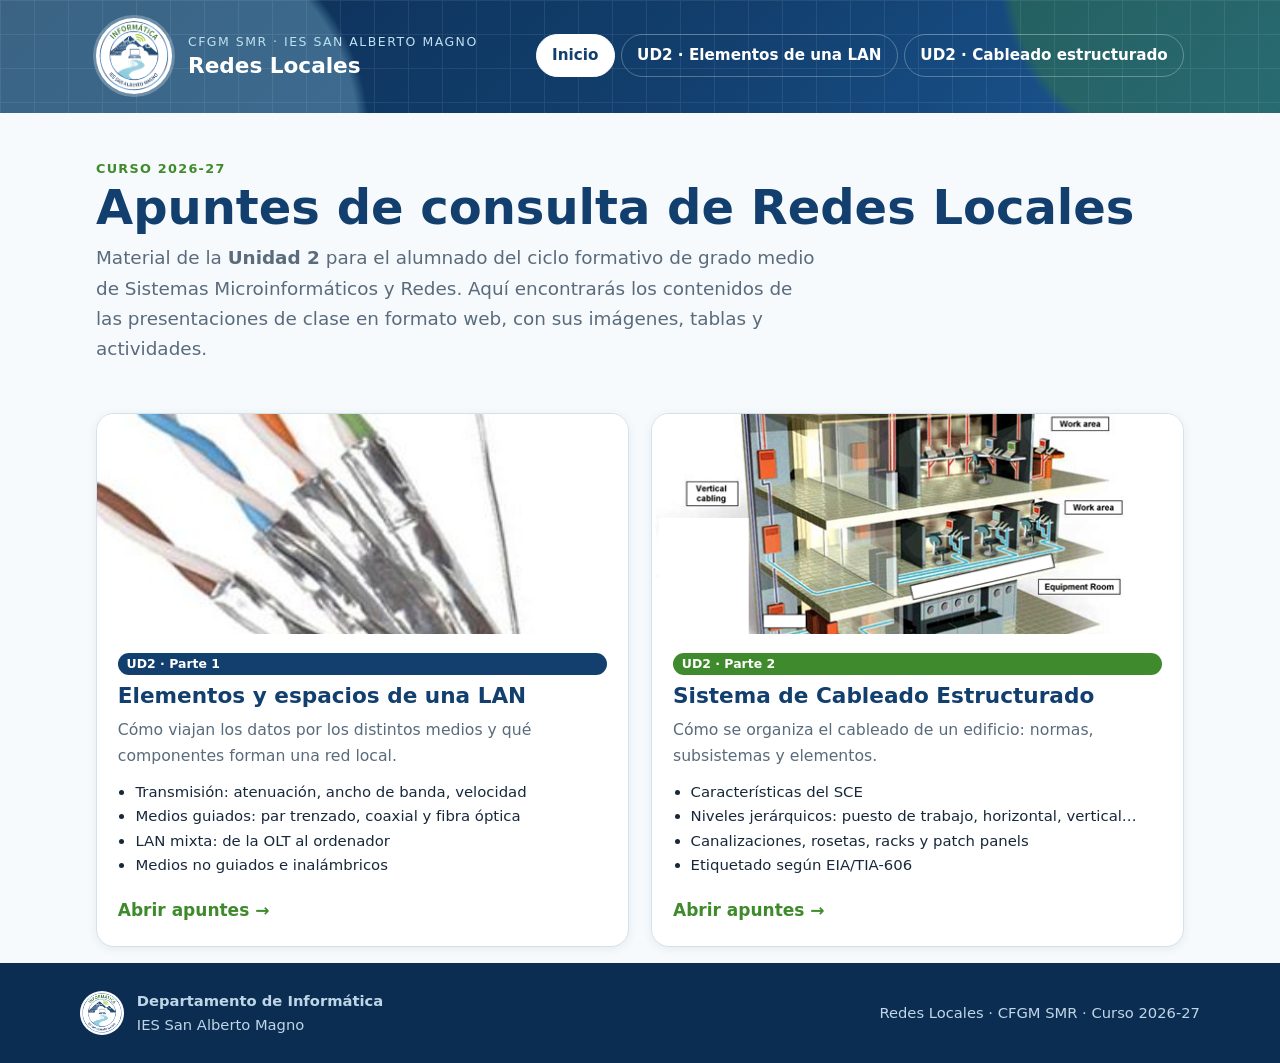
<file: index.html>
<!DOCTYPE html>
<html lang="es">
<head>
  <meta charset="utf-8">
  <meta name="viewport" content="width=device-width, initial-scale=1">
  <title>Redes Locales · Apuntes SMR · IES San Alberto Magno</title>
  <meta name="description" content="Apuntes de consulta de Redes Locales para el CFGM de Sistemas Microinformáticos y Redes (SMR). UD2: elementos de una LAN y cableado estructurado.">
  <link rel="icon" href="img/logo.png" type="image/png">
  <link rel="stylesheet" href="css/style.css">
</head>
<body>
  <a class="skip" href="#contenido">Saltar al contenido</a>

  <header class="site-header">
    <div class="header-inner">
      <a class="brand" href="index.html">
        <img src="img/logo.png" alt="Logo de Informática, IES San Alberto Magno" width="76" height="76">
        <span class="brand-text">
          <small>CFGM SMR · IES San Alberto Magno</small>
          <strong>Redes Locales</strong>
        </span>
      </a>
      <nav class="main-nav" aria-label="Principal">
        <ul>
          <li><a href="index.html" aria-current="page">Inicio</a></li>
          <li><a href="ud2-elementos-lan.html">UD2 · Elementos de una LAN</a></li>
          <li><a href="ud2-cableado-estructurado.html">UD2 · Cableado estructurado</a></li>
        </ul>
      </nav>
    </div>
  </header>

  <main id="contenido" class="wrap">
    <section class="hero">
      <span class="eyebrow">Curso 2026-27</span>
      <h1>Apuntes de consulta de Redes Locales</h1>
      <p>Material de la <strong>Unidad 2</strong> para el alumnado del ciclo formativo de grado medio de
        Sistemas Microinformáticos y Redes. Aquí encontrarás los contenidos de las presentaciones de clase
        en formato web, con sus imágenes, tablas y actividades.</p>
    </section>

    <div class="unidades">
      <a class="unidad" href="ud2-elementos-lan.html">
        <div class="unidad-img"><img src="img/a-s13-2.jpg" alt="" width="330" height="322" style="object-position:center 30%"></div>
        <div class="unidad-body">
          <span class="etiqueta">UD2 · Parte 1</span>
          <h2>Elementos y espacios de una LAN</h2>
          <p>Cómo viajan los datos por los distintos medios y qué componentes forman una red local.</p>
          <ul>
            <li>Transmisión: atenuación, ancho de banda, velocidad</li>
            <li>Medios guiados: par trenzado, coaxial y fibra óptica</li>
            <li>LAN mixta: de la OLT al ordenador</li>
            <li>Medios no guiados e inalámbricos</li>
          </ul>
          <span class="ir">Abrir apuntes →</span>
        </div>
      </a>

      <a class="unidad" href="ud2-cableado-estructurado.html">
        <div class="unidad-img"><img src="img/b-s09-1.png" alt="" width="538" height="369" style="object-position:center 35%"></div>
        <div class="unidad-body">
          <span class="etiqueta verde">UD2 · Parte 2</span>
          <h2>Sistema de Cableado Estructurado</h2>
          <p>Cómo se organiza el cableado de un edificio: normas, subsistemas y elementos.</p>
          <ul>
            <li>Características del SCE</li>
            <li>Niveles jerárquicos: puesto de trabajo, horizontal, vertical…</li>
            <li>Canalizaciones, rosetas, racks y patch panels</li>
            <li>Etiquetado según EIA/TIA-606</li>
          </ul>
          <span class="ir">Abrir apuntes →</span>
        </div>
      </a>
    </div>
  </main>

  <footer class="site-footer">
    <div class="wrap">
      <div class="f-brand">
        <img src="img/logo.png" alt="" width="44" height="44">
        <p><strong>Departamento de Informática</strong><br>IES San Alberto Magno</p>
      </div>
      <p>Redes Locales · CFGM SMR · Curso 2026-27</p>
    </div>
  </footer>
</body>
</html>
</file>
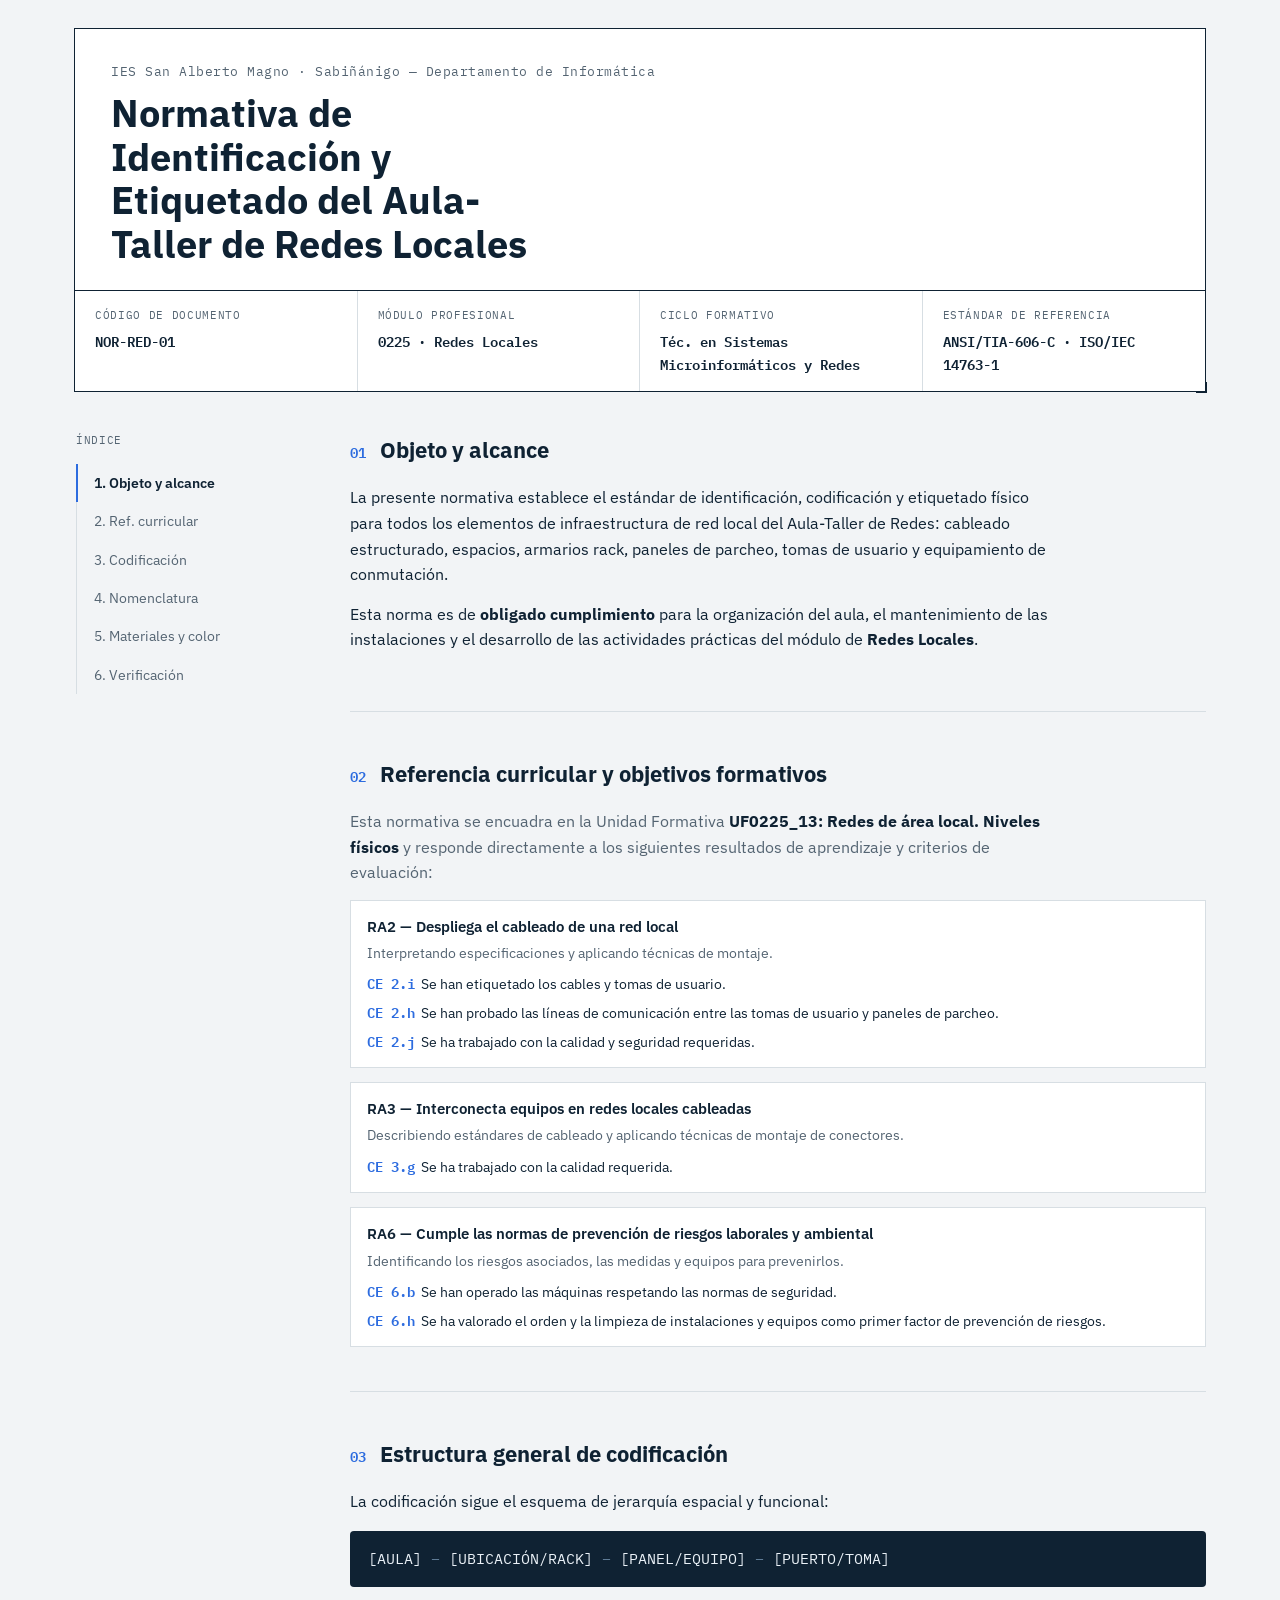
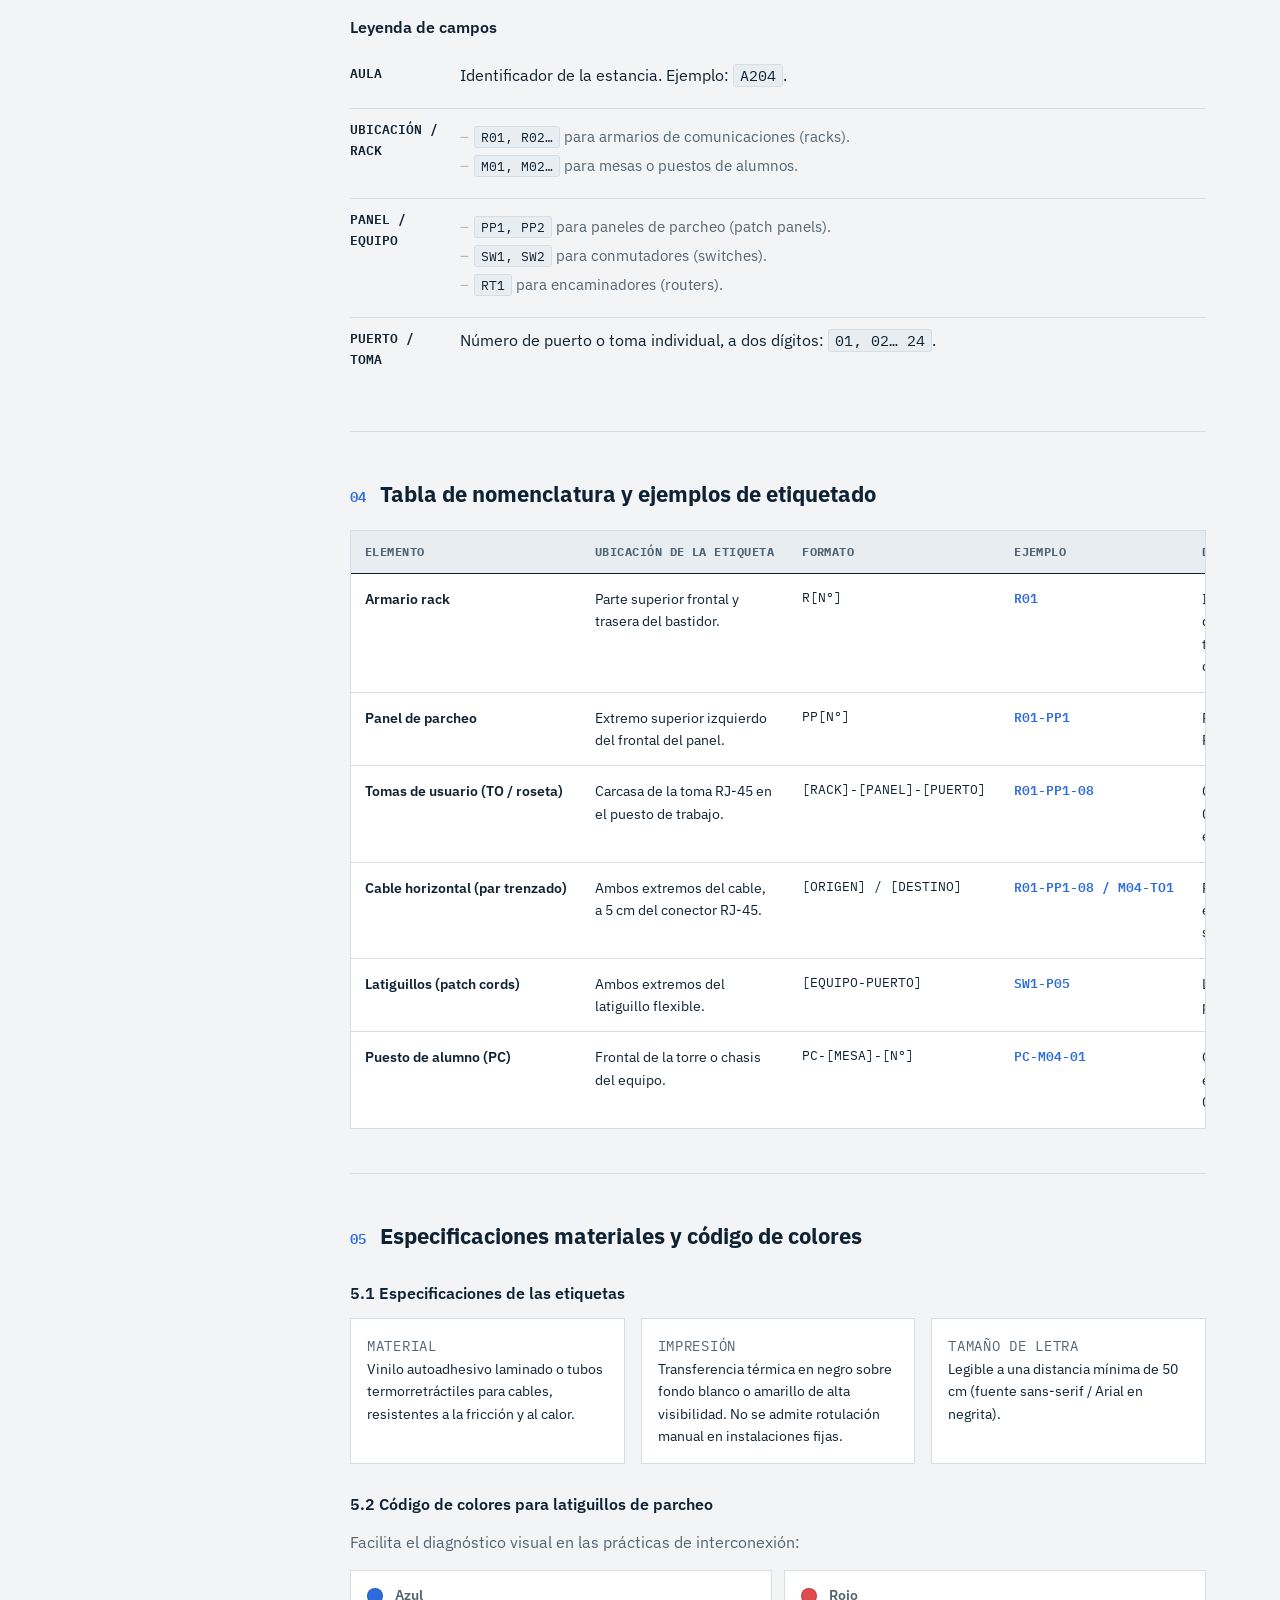
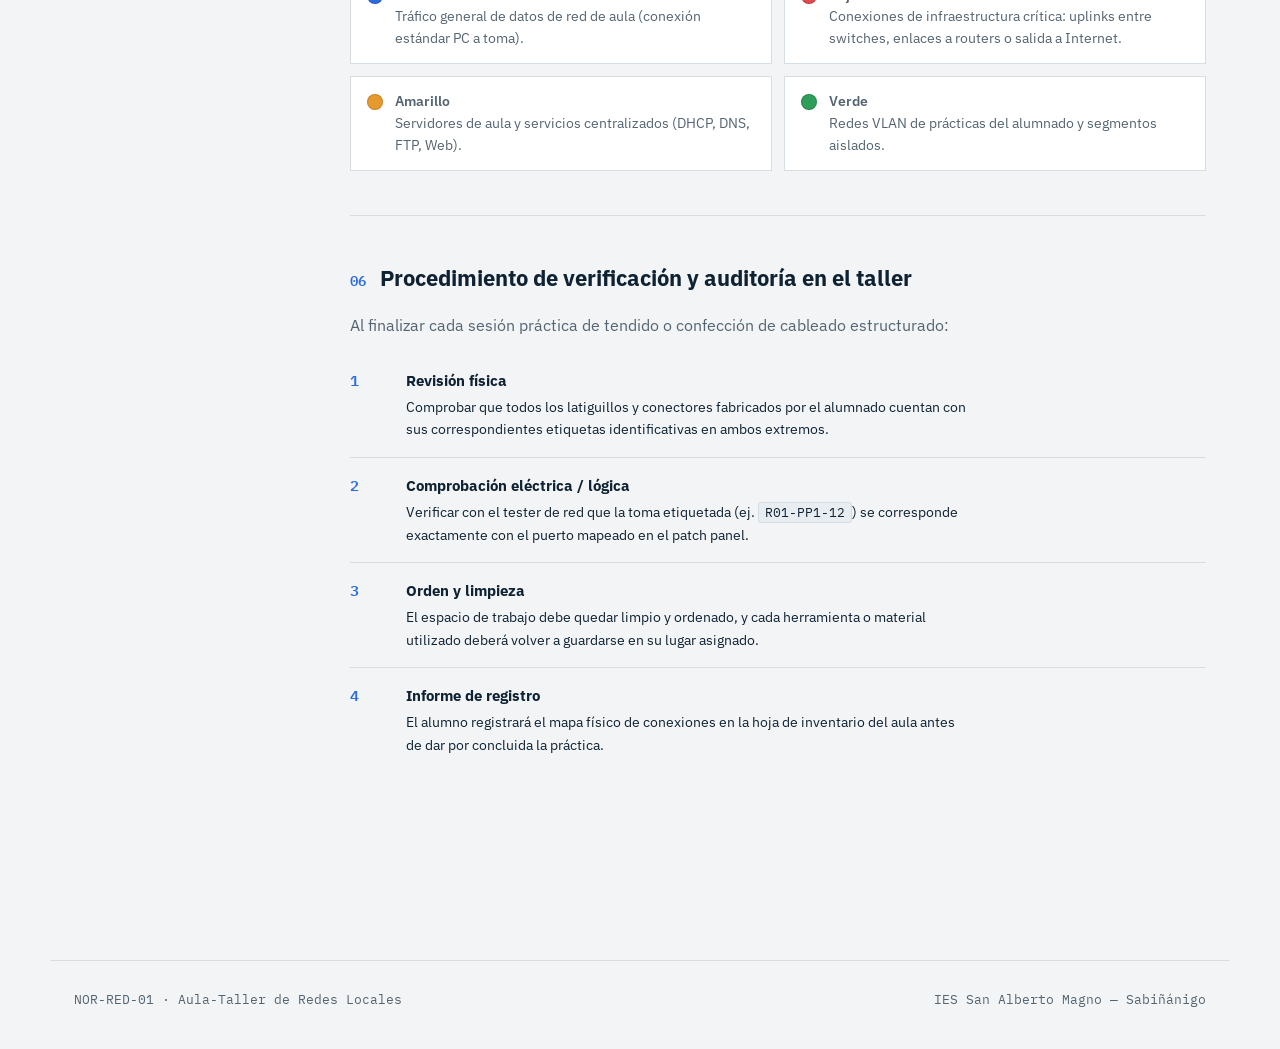
<file: Normativa-Aula-Taller-Redes.html>
<!DOCTYPE html>
<html lang="es">
<head>
<meta charset="UTF-8">
<meta name="viewport" content="width=device-width, initial-scale=1.0">
<title>NOR-RED-01 · Normativa de Identificación y Etiquetado del Aula-Taller</title>
<link rel="preconnect" href="https://fonts.googleapis.com">
<link rel="preconnect" href="https://fonts.gstatic.com" crossorigin>
<link href="https://fonts.googleapis.com/css2?family=IBM+Plex+Sans:wght@400;500;600;700&family=IBM+Plex+Mono:wght@400;500;600;700&display=swap" rel="stylesheet">
<style>
  :root{
    --bg:#f2f4f6;
    --surface:#ffffff;
    --ink:#0f2233;
    --ink-soft:#546472;
    --line:#d7dee3;
    --line-strong:#aebbc4;
    --navy:#0f2233;
    --blue:#2d6cdf;
    --red:#df4b4f;
    --amber:#e69a2e;
    --green:#2f9e58;
    --mono: 'IBM Plex Mono', monospace;
    --sans: 'IBM Plex Sans', sans-serif;
  }

  *{box-sizing:border-box;}
  html{scroll-behavior:smooth;}

  body{
    margin:0;
    background:var(--bg);
    color:var(--ink);
    font-family:var(--sans);
    line-height:1.6;
    -webkit-font-smoothing:antialiased;
  }

  /* ---------- Title block (engineering drawing style) ---------- */
  .titleblock{
    max-width:1180px;
    margin:28px auto 0;
    padding:0 24px;
  }
  .titleblock-frame{
    border:1.5px solid var(--ink);
    background:var(--surface);
    position:relative;
  }
  .titleblock-frame::before,
  .titleblock-frame::after{
    content:"";
    position:absolute;
    width:10px;
    height:10px;
    border:1.5px solid var(--ink);
  }
  .titleblock-frame::before{ top:-1.5px; left:-1.5px; border-right:none; border-bottom:none; }
  .titleblock-frame::after{ bottom:-1.5px; right:-1.5px; border-left:none; border-top:none; }

  .tb-top{
    padding:32px 36px 24px;
    border-bottom:1.5px solid var(--ink);
  }
  .tb-eyebrow{
    font-family:var(--mono);
    font-size:12.5px;
    letter-spacing:.04em;
    color:var(--ink-soft);
    margin:0 0 10px;
  }
  .tb-title{
    font-size:clamp(26px, 4vw, 38px);
    line-height:1.15;
    margin:0;
    font-weight:700;
    color:var(--navy);
    max-width:20ch;
  }

  .tb-fields{
    display:grid;
    grid-template-columns:repeat(4, 1fr);
  }
  .tb-field{
    padding:16px 20px;
    border-right:1px solid var(--line);
  }
  .tb-field:last-child{ border-right:none; }
  .tb-field-label{
    font-family:var(--mono);
    font-size:11px;
    text-transform:uppercase;
    letter-spacing:.06em;
    color:var(--ink-soft);
    margin:0 0 6px;
  }
  .tb-field-value{
    font-family:var(--mono);
    font-size:14px;
    font-weight:600;
    color:var(--ink);
    margin:0;
  }

  /* ---------- Layout ---------- */
  .layout{
    max-width:1180px;
    margin:0 auto;
    padding:40px 24px 100px;
    display:grid;
    grid-template-columns:220px 1fr;
    gap:56px;
  }

  nav.toc{
    position:sticky;
    top:28px;
    align-self:start;
    padding-left:2px;
  }
  .toc-label{
    font-family:var(--mono);
    font-size:11px;
    letter-spacing:.06em;
    text-transform:uppercase;
    color:var(--ink-soft);
    margin:0 0 14px;
  }
  .toc ol{
    list-style:none;
    margin:0;
    padding:0;
    border-left:1px solid var(--line);
  }
  .toc li{ margin:0; }
  .toc a{
    display:block;
    padding:8px 0 8px 16px;
    margin-left:-1px;
    border-left:2px solid transparent;
    color:var(--ink-soft);
    text-decoration:none;
    font-size:14px;
    transition:border-color .15s ease, color .15s ease;
  }
  .toc a:hover{ color:var(--ink); border-left-color:var(--line-strong); }
  .toc a.active{ color:var(--navy); border-left-color:var(--blue); font-weight:600; }

  main{ min-width:0; }

  section{
    scroll-margin-top:24px;
    padding-bottom:44px;
    margin-bottom:44px;
    border-bottom:1px solid var(--line);
  }
  section:last-child{ border-bottom:none; }

  .sec-head{
    display:flex;
    align-items:baseline;
    gap:14px;
    margin-bottom:18px;
  }
  .sec-num{
    font-family:var(--mono);
    font-size:14px;
    color:var(--blue);
    font-weight:600;
  }
  h2{
    font-size:22px;
    margin:0;
    color:var(--navy);
    font-weight:700;
  }
  h3{
    font-size:16px;
    color:var(--navy);
    margin:28px 0 12px;
    font-weight:600;
  }
  p{ margin:0 0 14px; color:var(--ink); max-width:70ch; }
  p.lede{ color:var(--ink-soft); }

  strong{ color:var(--navy); }
  code, .code{
    font-family:var(--mono);
    background:#e8edf1;
    border:1px solid var(--line);
    padding:1px 6px;
    border-radius:3px;
    font-size:.92em;
  }

  .schema{
    font-family:var(--mono);
    font-size:15px;
    background:var(--navy);
    color:#eaf1f7;
    padding:16px 18px;
    border-radius:4px;
    overflow-x:auto;
    margin:16px 0 22px;
  }
  .schema .sep{ color:#5f7c96; }

  ul.field-list{
    list-style:none;
    margin:0 0 8px;
    padding:0;
    display:grid;
    gap:10px;
  }
  ul.field-list > li{
    display:grid;
    grid-template-columns:96px 1fr;
    gap:14px;
    align-items:start;
    padding:10px 0;
    border-top:1px solid var(--line);
  }
  ul.field-list > li:first-child{ border-top:none; }
  .field-tag{
    font-family:var(--mono);
    font-size:13px;
    font-weight:600;
    color:var(--navy);
  }
  ul.subfield{
    list-style:none;
    margin:6px 0 0;
    padding:0;
    display:grid;
    gap:6px;
  }
  ul.subfield li{
    font-size:14.5px;
    color:var(--ink-soft);
    padding-left:14px;
    position:relative;
  }
  ul.subfield li::before{
    content:"–";
    position:absolute;
    left:0;
    color:var(--line-strong);
  }
  ul.subfield code{ color:var(--ink); }

  .ra-list{
    list-style:none;
    margin:0;
    padding:0;
    display:grid;
    gap:14px;
  }
  .ra-item{
    border:1px solid var(--line);
    background:var(--surface);
    padding:14px 16px;
  }
  .ra-item-head{
    font-size:14.5px;
    font-weight:600;
    color:var(--navy);
    margin:0 0 4px;
  }
  .ra-item-body{
    font-size:14px;
    color:var(--ink-soft);
    margin:0 0 8px;
  }
  .ce-list{
    list-style:none;
    margin:0;
    padding:0;
    display:grid;
    gap:5px;
  }
  .ce-list li{
    font-size:13.5px;
    color:var(--ink);
    padding-left:0;
  }
  .ce-list .ce-code{
    font-family:var(--mono);
    color:var(--blue);
    font-weight:600;
    margin-right:6px;
  }

  /* Table */
  .table-wrap{
    overflow-x:auto;
    border:1px solid var(--line);
  }
  table{
    border-collapse:collapse;
    width:100%;
    min-width:760px;
    background:var(--surface);
  }
  thead th{
    text-align:left;
    font-family:var(--mono);
    font-size:11.5px;
    text-transform:uppercase;
    letter-spacing:.04em;
    color:var(--ink-soft);
    background:#e8edf1;
    padding:12px 14px;
    border-bottom:1.5px solid var(--ink);
    white-space:nowrap;
  }
  tbody td{
    padding:14px;
    border-bottom:1px solid var(--line);
    font-size:14px;
    vertical-align:top;
  }
  tbody tr:last-child td{ border-bottom:none; }
  td.elem{ font-weight:600; color:var(--navy); white-space:nowrap; }
  td.fmt, td.ejemplo{ font-family:var(--mono); font-size:13px; white-space:nowrap; }
  td.ejemplo{ color:var(--blue); font-weight:600; }

  /* Specs grid */
  .spec-grid{
    display:grid;
    grid-template-columns:repeat(3, 1fr);
    gap:16px;
    margin-bottom:8px;
  }
  .spec-card{
    border:1px solid var(--line);
    background:var(--surface);
    padding:16px;
  }
  .spec-card-label{
    font-family:var(--mono);
    font-size:11px;
    text-transform:uppercase;
    letter-spacing:.05em;
    color:var(--ink-soft);
    margin:0 0 8px;
  }
  .spec-card p{ font-size:14px; margin:0; }

  /* Color legend */
  .color-legend{
    display:grid;
    grid-template-columns:repeat(2, 1fr);
    gap:12px;
    margin-top:6px;
  }
  .color-item{
    display:flex;
    gap:12px;
    align-items:flex-start;
    border:1px solid var(--line);
    background:var(--surface);
    padding:14px 16px;
  }
  .swatch{
    width:16px;
    height:16px;
    border-radius:50%;
    margin-top:3px;
    flex:none;
    box-shadow: inset 0 0 0 1px rgba(0,0,0,.15);
  }
  .swatch.blue{ background:var(--blue); }
  .swatch.red{ background:var(--red); }
  .swatch.amber{ background:var(--amber); }
  .swatch.green{ background:var(--green); }
  .color-item-title{ font-weight:600; font-size:14.5px; color:var(--navy); margin:0 0 3px; }
  .color-item p{ font-size:13.5px; margin:0; color:var(--ink-soft); }

  /* Verification steps */
  .steps{
    counter-reset:step;
    list-style:none;
    margin:0;
    padding:0;
    display:grid;
    gap:0;
  }
  .steps li{
    counter-increment:step;
    display:grid;
    grid-template-columns:40px 1fr;
    gap:16px;
    padding:16px 0;
    border-top:1px solid var(--line);
  }
  .steps li:first-child{ border-top:none; }
  .steps li::before{
    content:counter(step);
    font-family:var(--mono);
    font-weight:600;
    color:var(--blue);
    font-size:15px;
  }
  .steps h4{ margin:0 0 4px; font-size:14.5px; color:var(--navy); }
  .steps p{ margin:0; font-size:14px; }

  footer{
    max-width:1180px;
    margin:0 auto;
    padding:28px 24px 40px;
    border-top:1px solid var(--line);
    display:flex;
    justify-content:space-between;
    flex-wrap:wrap;
    gap:8px;
    font-size:12.5px;
    color:var(--ink-soft);
    font-family:var(--mono);
  }

  @media (max-width: 860px){
    .tb-fields{ grid-template-columns:repeat(2, 1fr); }
    .tb-field:nth-child(2){ border-right:none; }
    .tb-field{ border-bottom:1px solid var(--line); }
    .layout{ grid-template-columns:1fr; gap:24px; }
    nav.toc{ position:static; }
    .toc ol{ display:flex; flex-wrap:wrap; border-left:none; gap:4px 0; }
    .toc li a{ border-left:none; border-bottom:2px solid transparent; padding:6px 12px 6px 0; margin-right:10px; }
    .toc li a.active{ border-bottom-color:var(--blue); }
    .spec-grid{ grid-template-columns:1fr; }
    .color-legend{ grid-template-columns:1fr; }
  }
</style>
</head>
<body>

  <div class="titleblock">
    <div class="titleblock-frame">
      <div class="tb-top">
        <p class="tb-eyebrow">IES San Alberto Magno · Sabiñánigo — Departamento de Informática</p>
        <h1 class="tb-title">Normativa de Identificación y Etiquetado del Aula-Taller de Redes Locales</h1>
      </div>
      <div class="tb-fields">
        <div class="tb-field">
          <p class="tb-field-label">Código de documento</p>
          <p class="tb-field-value">NOR-RED-01</p>
        </div>
        <div class="tb-field">
          <p class="tb-field-label">Módulo profesional</p>
          <p class="tb-field-value">0225 · Redes Locales</p>
        </div>
        <div class="tb-field">
          <p class="tb-field-label">Ciclo formativo</p>
          <p class="tb-field-value">Téc. en Sistemas Microinformáticos y Redes</p>
        </div>
        <div class="tb-field">
          <p class="tb-field-label">Estándar de referencia</p>
          <p class="tb-field-value">ANSI/TIA-606-C · ISO/IEC 14763-1</p>
        </div>
      </div>
    </div>
  </div>

  <div class="layout">
    <nav class="toc" aria-label="Índice de secciones">
      <p class="toc-label">Índice</p>
      <ol id="toc-list">
        <li><a href="#objeto">1. Objeto y alcance</a></li>
        <li><a href="#curricular">2. Ref. curricular</a></li>
        <li><a href="#estructura">3. Codificación</a></li>
        <li><a href="#tabla">4. Nomenclatura</a></li>
        <li><a href="#materiales">5. Materiales y color</a></li>
        <li><a href="#auditoria">6. Verificación</a></li>
      </ol>
    </nav>

    <main>

      <section id="objeto">
        <div class="sec-head"><span class="sec-num">01</span><h2>Objeto y alcance</h2></div>
        <p>La presente normativa establece el estándar de identificación, codificación y etiquetado físico para todos los elementos de infraestructura de red local del Aula-Taller de Redes: cableado estructurado, espacios, armarios rack, paneles de parcheo, tomas de usuario y equipamiento de conmutación.</p>
        <p>Esta norma es de <strong>obligado cumplimiento</strong> para la organización del aula, el mantenimiento de las instalaciones y el desarrollo de las actividades prácticas del módulo de <strong>Redes Locales</strong>.</p>
      </section>

      <section id="curricular">
        <div class="sec-head"><span class="sec-num">02</span><h2>Referencia curricular y objetivos formativos</h2></div>
        <p class="lede">Esta normativa se encuadra en la Unidad Formativa <strong>UF0225_13: Redes de área local. Niveles físicos</strong> y responde directamente a los siguientes resultados de aprendizaje y criterios de evaluación:</p>
        <ul class="ra-list">
          <li class="ra-item">
            <p class="ra-item-head">RA2 — Despliega el cableado de una red local</p>
            <p class="ra-item-body">Interpretando especificaciones y aplicando técnicas de montaje.</p>
            <ul class="ce-list">
              <li><span class="ce-code">CE 2.i</span>Se han etiquetado los cables y tomas de usuario.</li>
              <li><span class="ce-code">CE 2.h</span>Se han probado las líneas de comunicación entre las tomas de usuario y paneles de parcheo.</li>
              <li><span class="ce-code">CE 2.j</span>Se ha trabajado con la calidad y seguridad requeridas.</li>
            </ul>
          </li>
          <li class="ra-item">
            <p class="ra-item-head">RA3 — Interconecta equipos en redes locales cableadas</p>
            <p class="ra-item-body">Describiendo estándares de cableado y aplicando técnicas de montaje de conectores.</p>
            <ul class="ce-list">
              <li><span class="ce-code">CE 3.g</span>Se ha trabajado con la calidad requerida.</li>
            </ul>
          </li>
          <li class="ra-item">
            <p class="ra-item-head">RA6 — Cumple las normas de prevención de riesgos laborales y ambiental</p>
            <p class="ra-item-body">Identificando los riesgos asociados, las medidas y equipos para prevenirlos.</p>
            <ul class="ce-list">
              <li><span class="ce-code">CE 6.b</span>Se han operado las máquinas respetando las normas de seguridad.</li>
              <li><span class="ce-code">CE 6.h</span>Se ha valorado el orden y la limpieza de instalaciones y equipos como primer factor de prevención de riesgos.</li>
            </ul>
          </li>
        </ul>
      </section>

      <section id="estructura">
        <div class="sec-head"><span class="sec-num">03</span><h2>Estructura general de codificación</h2></div>
        <p>La codificación sigue el esquema de jerarquía espacial y funcional:</p>
        <div class="schema">[AULA]<span class="sep"> – </span>[UBICACIÓN/RACK]<span class="sep"> – </span>[PANEL/EQUIPO]<span class="sep"> – </span>[PUERTO/TOMA]</div>

        <h3>Leyenda de campos</h3>
        <ul class="field-list">
          <li>
            <span class="field-tag">AULA</span>
            <div>Identificador de la estancia. Ejemplo: <code>A204</code>.</div>
          </li>
          <li>
            <span class="field-tag">UBICACIÓN / RACK</span>
            <ul class="subfield">
              <li><code>R01, R02…</code> para armarios de comunicaciones (racks).</li>
              <li><code>M01, M02…</code> para mesas o puestos de alumnos.</li>
            </ul>
          </li>
          <li>
            <span class="field-tag">PANEL / EQUIPO</span>
            <ul class="subfield">
              <li><code>PP1, PP2</code> para paneles de parcheo (patch panels).</li>
              <li><code>SW1, SW2</code> para conmutadores (switches).</li>
              <li><code>RT1</code> para encaminadores (routers).</li>
            </ul>
          </li>
          <li>
            <span class="field-tag">PUERTO / TOMA</span>
            <div>Número de puerto o toma individual, a dos dígitos: <code>01, 02… 24</code>.</div>
          </li>
        </ul>
      </section>

      <section id="tabla">
        <div class="sec-head"><span class="sec-num">04</span><h2>Tabla de nomenclatura y ejemplos de etiquetado</h2></div>
        <div class="table-wrap">
          <table>
            <thead>
              <tr>
                <th>Elemento</th>
                <th>Ubicación de la etiqueta</th>
                <th>Formato</th>
                <th>Ejemplo</th>
                <th>Descripción / regla</th>
              </tr>
            </thead>
            <tbody>
              <tr>
                <td class="elem">Armario rack</td>
                <td>Parte superior frontal y trasera del bastidor.</td>
                <td class="fmt">R[Nº]</td>
                <td class="ejemplo">R01</td>
                <td>Identifica el armario de telecomunicaciones del aula.</td>
              </tr>
              <tr>
                <td class="elem">Panel de parcheo</td>
                <td>Extremo superior izquierdo del frontal del panel.</td>
                <td class="fmt">PP[Nº]</td>
                <td class="ejemplo">R01-PP1</td>
                <td>Panel 1 ubicado en el Rack 01.</td>
              </tr>
              <tr>
                <td class="elem">Tomas de usuario (TO / roseta)</td>
                <td>Carcasa de la toma RJ-45 en el puesto de trabajo.</td>
                <td class="fmt">[RACK]-[PANEL]-[PUERTO]</td>
                <td class="ejemplo">R01-PP1-08</td>
                <td>Conectada al puerto 08 del Patch Panel 1 en el Rack 01.</td>
              </tr>
              <tr>
                <td class="elem">Cable horizontal (par trenzado)</td>
                <td>Ambos extremos del cable, a 5 cm del conector RJ-45.</td>
                <td class="fmt">[ORIGEN] / [DESTINO]</td>
                <td class="ejemplo">R01-PP1-08 / M04-TO1</td>
                <td>Permite identificar el enlace permanente sin ambigüedad.</td>
              </tr>
              <tr>
                <td class="elem">Latiguillos (patch cords)</td>
                <td>Ambos extremos del latiguillo flexible.</td>
                <td class="fmt">[EQUIPO-PUERTO]</td>
                <td class="ejemplo">SW1-P05</td>
                <td>Latiguillo conectado al puerto 5 del Switch 1.</td>
              </tr>
              <tr>
                <td class="elem">Puesto de alumno (PC)</td>
                <td>Frontal de la torre o chasis del equipo.</td>
                <td class="fmt">PC-[MESA]-[Nº]</td>
                <td class="ejemplo">PC-M04-01</td>
                <td>Ordenador 1 situado en la Mesa de trabajo 04.</td>
              </tr>
            </tbody>
          </table>
        </div>
      </section>

      <section id="materiales">
        <div class="sec-head"><span class="sec-num">05</span><h2>Especificaciones materiales y código de colores</h2></div>

        <h3>5.1 Especificaciones de las etiquetas</h3>
        <div class="spec-grid">
          <div class="spec-card">
            <p class="spec-card-label">Material</p>
            <p>Vinilo autoadhesivo laminado o tubos termorretráctiles para cables, resistentes a la fricción y al calor.</p>
          </div>
          <div class="spec-card">
            <p class="spec-card-label">Impresión</p>
            <p>Transferencia térmica en negro sobre fondo blanco o amarillo de alta visibilidad. No se admite rotulación manual en instalaciones fijas.</p>
          </div>
          <div class="spec-card">
            <p class="spec-card-label">Tamaño de letra</p>
            <p>Legible a una distancia mínima de 50 cm (fuente sans-serif / Arial en negrita).</p>
          </div>
        </div>

        <h3>5.2 Código de colores para latiguillos de parcheo</h3>
        <p class="lede">Facilita el diagnóstico visual en las prácticas de interconexión:</p>
        <div class="color-legend">
          <div class="color-item">
            <span class="swatch blue"></span>
            <div>
              <p class="color-item-title">Azul</p>
              <p>Tráfico general de datos de red de aula (conexión estándar PC a toma).</p>
            </div>
          </div>
          <div class="color-item">
            <span class="swatch red"></span>
            <div>
              <p class="color-item-title">Rojo</p>
              <p>Conexiones de infraestructura crítica: uplinks entre switches, enlaces a routers o salida a Internet.</p>
            </div>
          </div>
          <div class="color-item">
            <span class="swatch amber"></span>
            <div>
              <p class="color-item-title">Amarillo</p>
              <p>Servidores de aula y servicios centralizados (DHCP, DNS, FTP, Web).</p>
            </div>
          </div>
          <div class="color-item">
            <span class="swatch green"></span>
            <div>
              <p class="color-item-title">Verde</p>
              <p>Redes VLAN de prácticas del alumnado y segmentos aislados.</p>
            </div>
          </div>
        </div>
      </section>

      <section id="auditoria">
        <div class="sec-head"><span class="sec-num">06</span><h2>Procedimiento de verificación y auditoría en el taller</h2></div>
        <p class="lede">Al finalizar cada sesión práctica de tendido o confección de cableado estructurado:</p>
        <ol class="steps">
          <li>
            <div>
              <h4>Revisión física</h4>
              <p>Comprobar que todos los latiguillos y conectores fabricados por el alumnado cuentan con sus correspondientes etiquetas identificativas en ambos extremos.</p>
            </div>
          </li>
          <li>
            <div>
              <h4>Comprobación eléctrica / lógica</h4>
              <p>Verificar con el tester de red que la toma etiquetada (ej. <code>R01-PP1-12</code>) se corresponde exactamente con el puerto mapeado en el patch panel.</p>
            </div>
          </li>
          <li>
            <div>
              <h4>Orden y limpieza</h4>
              <p>El espacio de trabajo debe quedar limpio y ordenado, y cada herramienta o material utilizado deberá volver a guardarse en su lugar asignado.</p>
            </div>
          </li>
          <li>
            <div>
              <h4>Informe de registro</h4>
              <p>El alumno registrará el mapa físico de conexiones en la hoja de inventario del aula antes de dar por concluida la práctica.</p>
            </div>
          </li>
        </ol>
      </section>

    </main>
  </div>

  <footer>
    <span>NOR-RED-01 · Aula-Taller de Redes Locales</span>
    <span>IES San Alberto Magno — Sabiñánigo</span>
  </footer>

<script>
  const links = document.querySelectorAll('.toc a');
  const sections = Array.from(links).map(a => document.querySelector(a.getAttribute('href')));
  const setActive = () => {
    let current = sections[0];
    const y = window.scrollY + 120;
    sections.forEach(sec => { if (sec && sec.offsetTop <= y) current = sec; });
    links.forEach(a => a.classList.toggle('active', a.getAttribute('href') === '#' + current.id));
  };
  document.addEventListener('scroll', setActive, { passive: true });
  window.addEventListener('load', setActive);
</script>

</body>
</html>
</file>
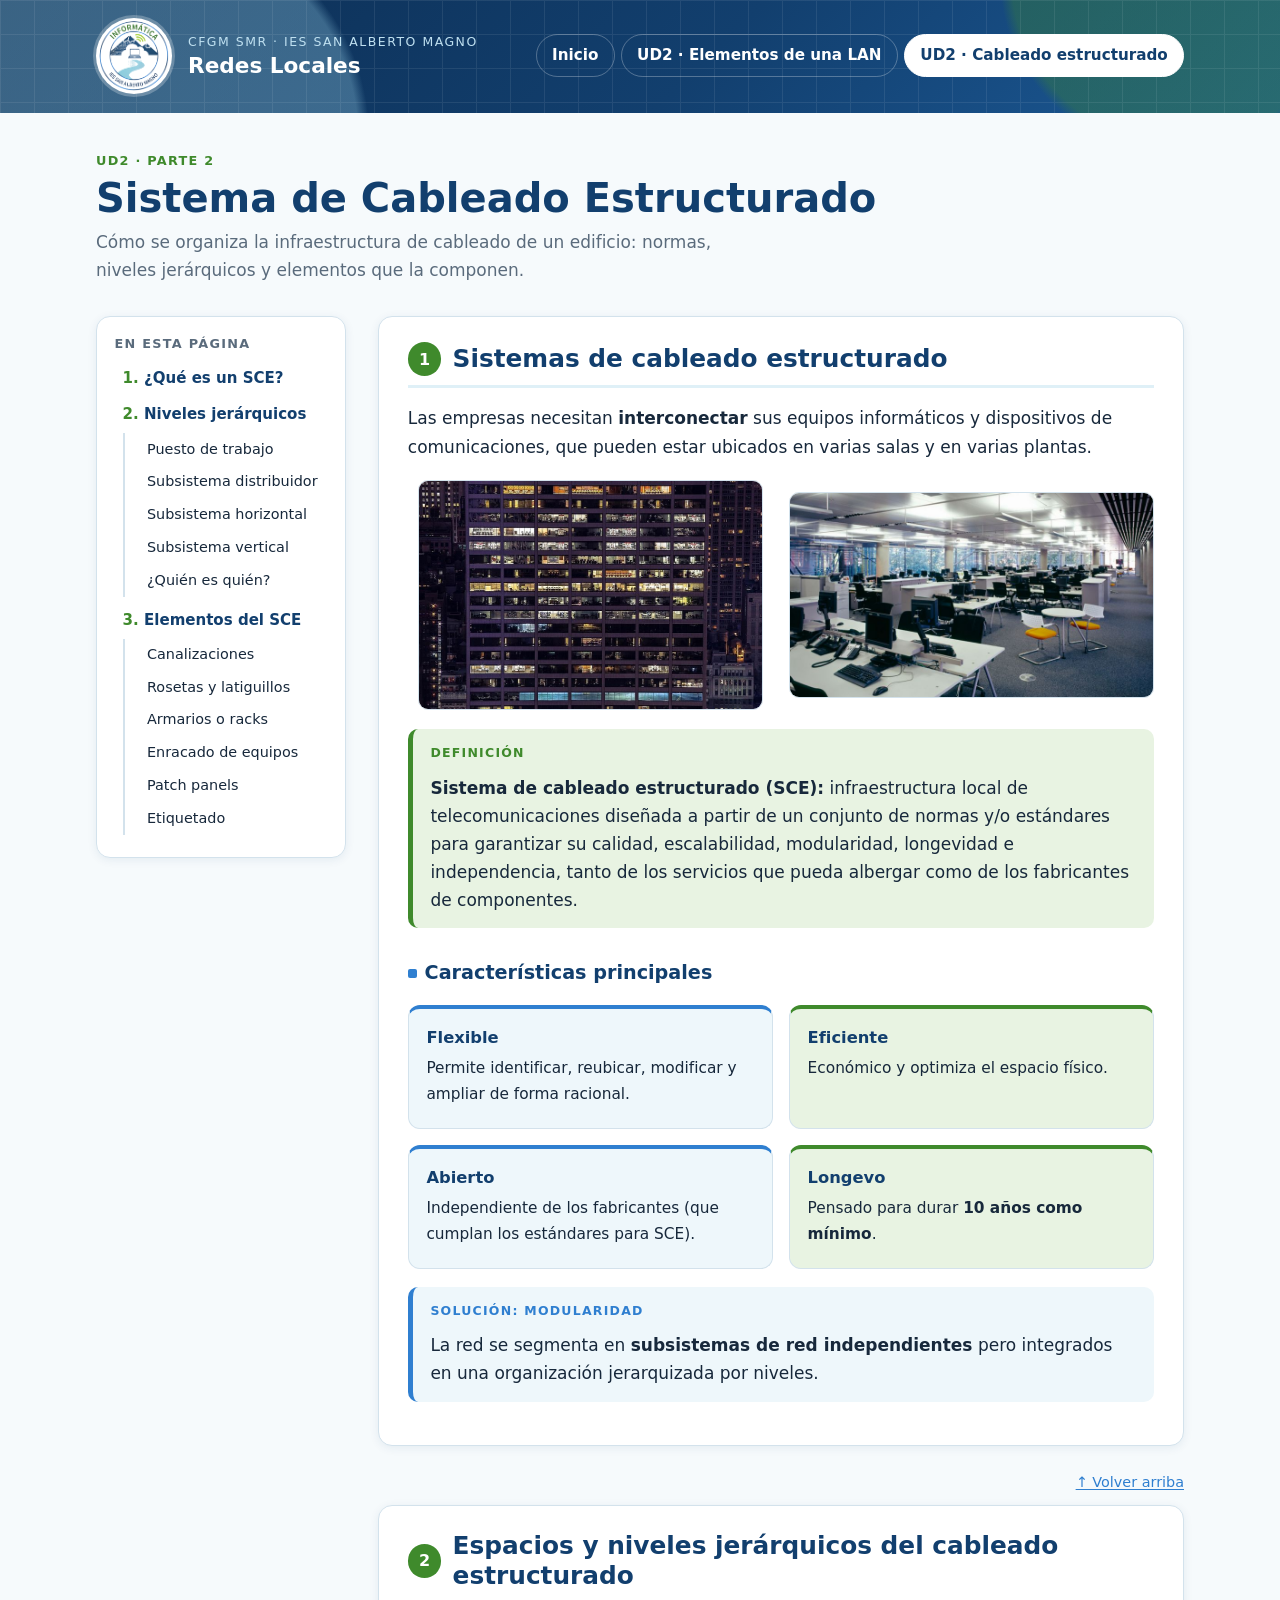
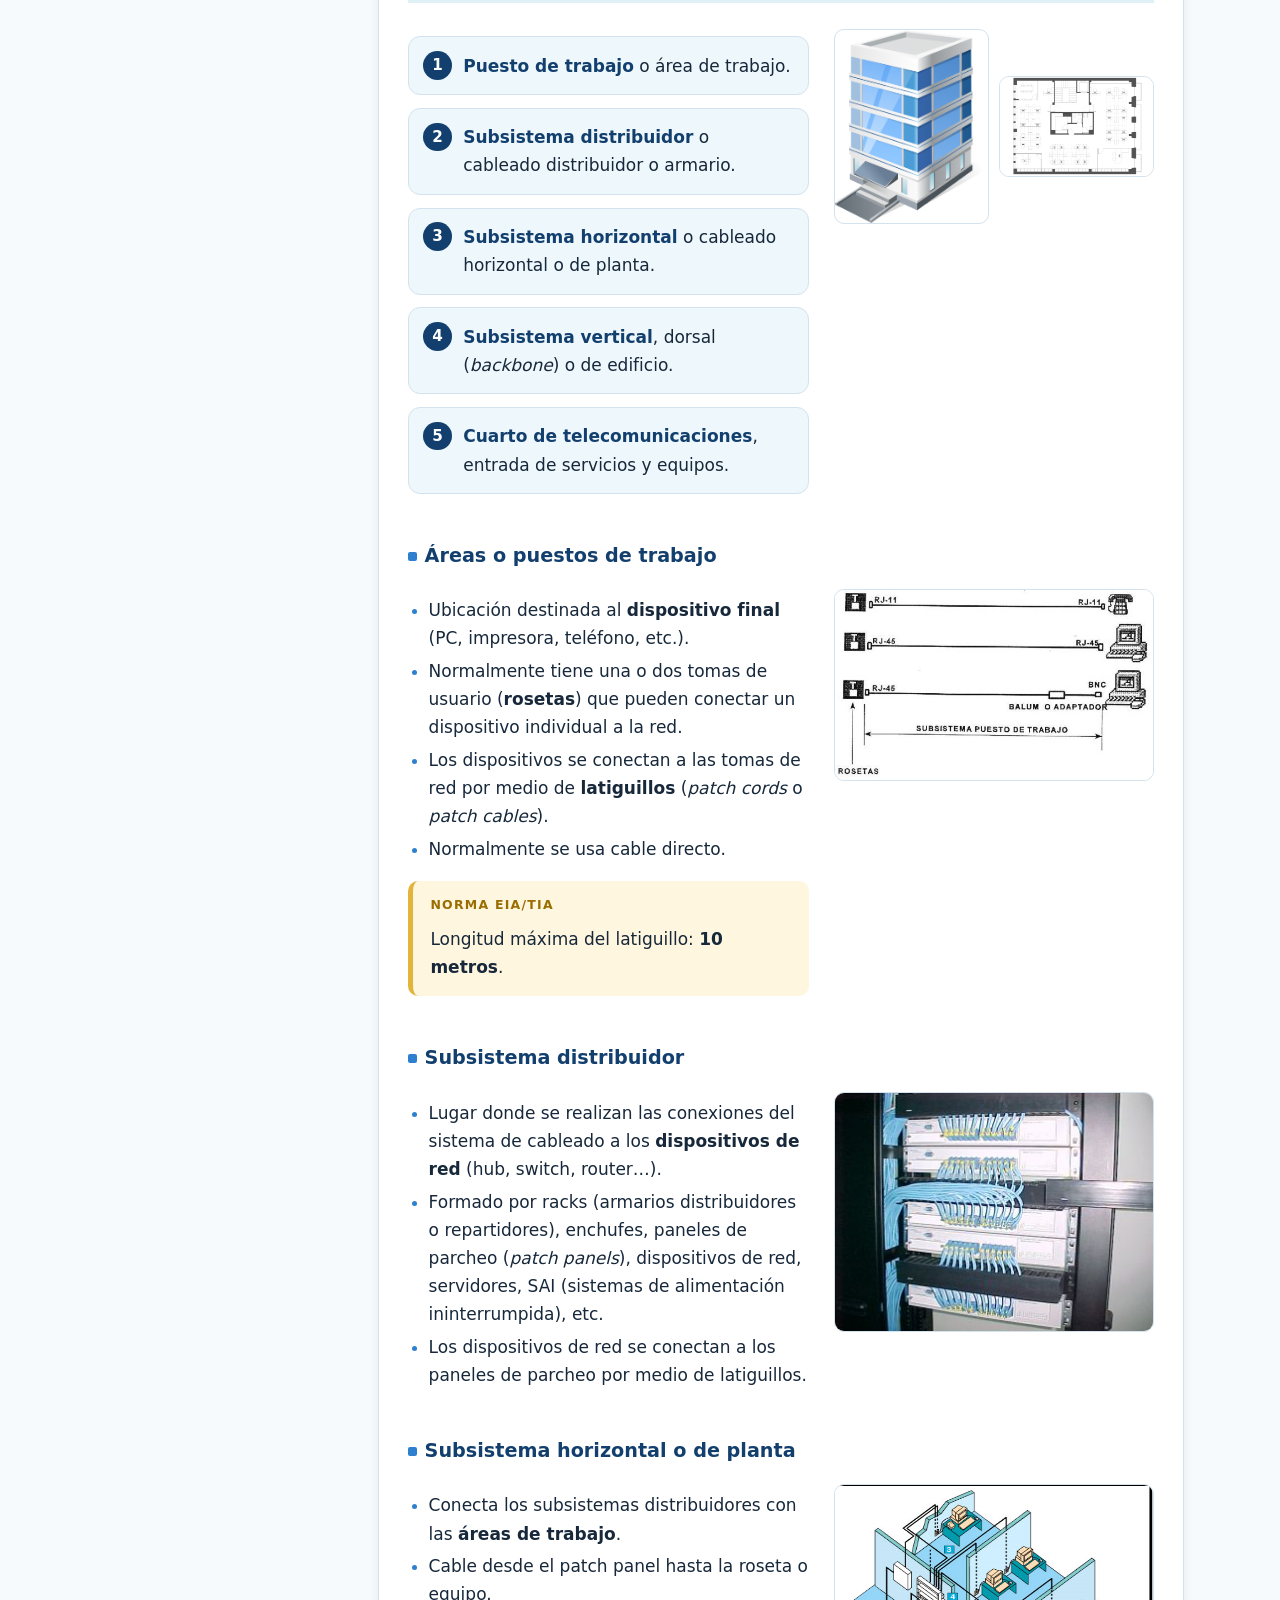
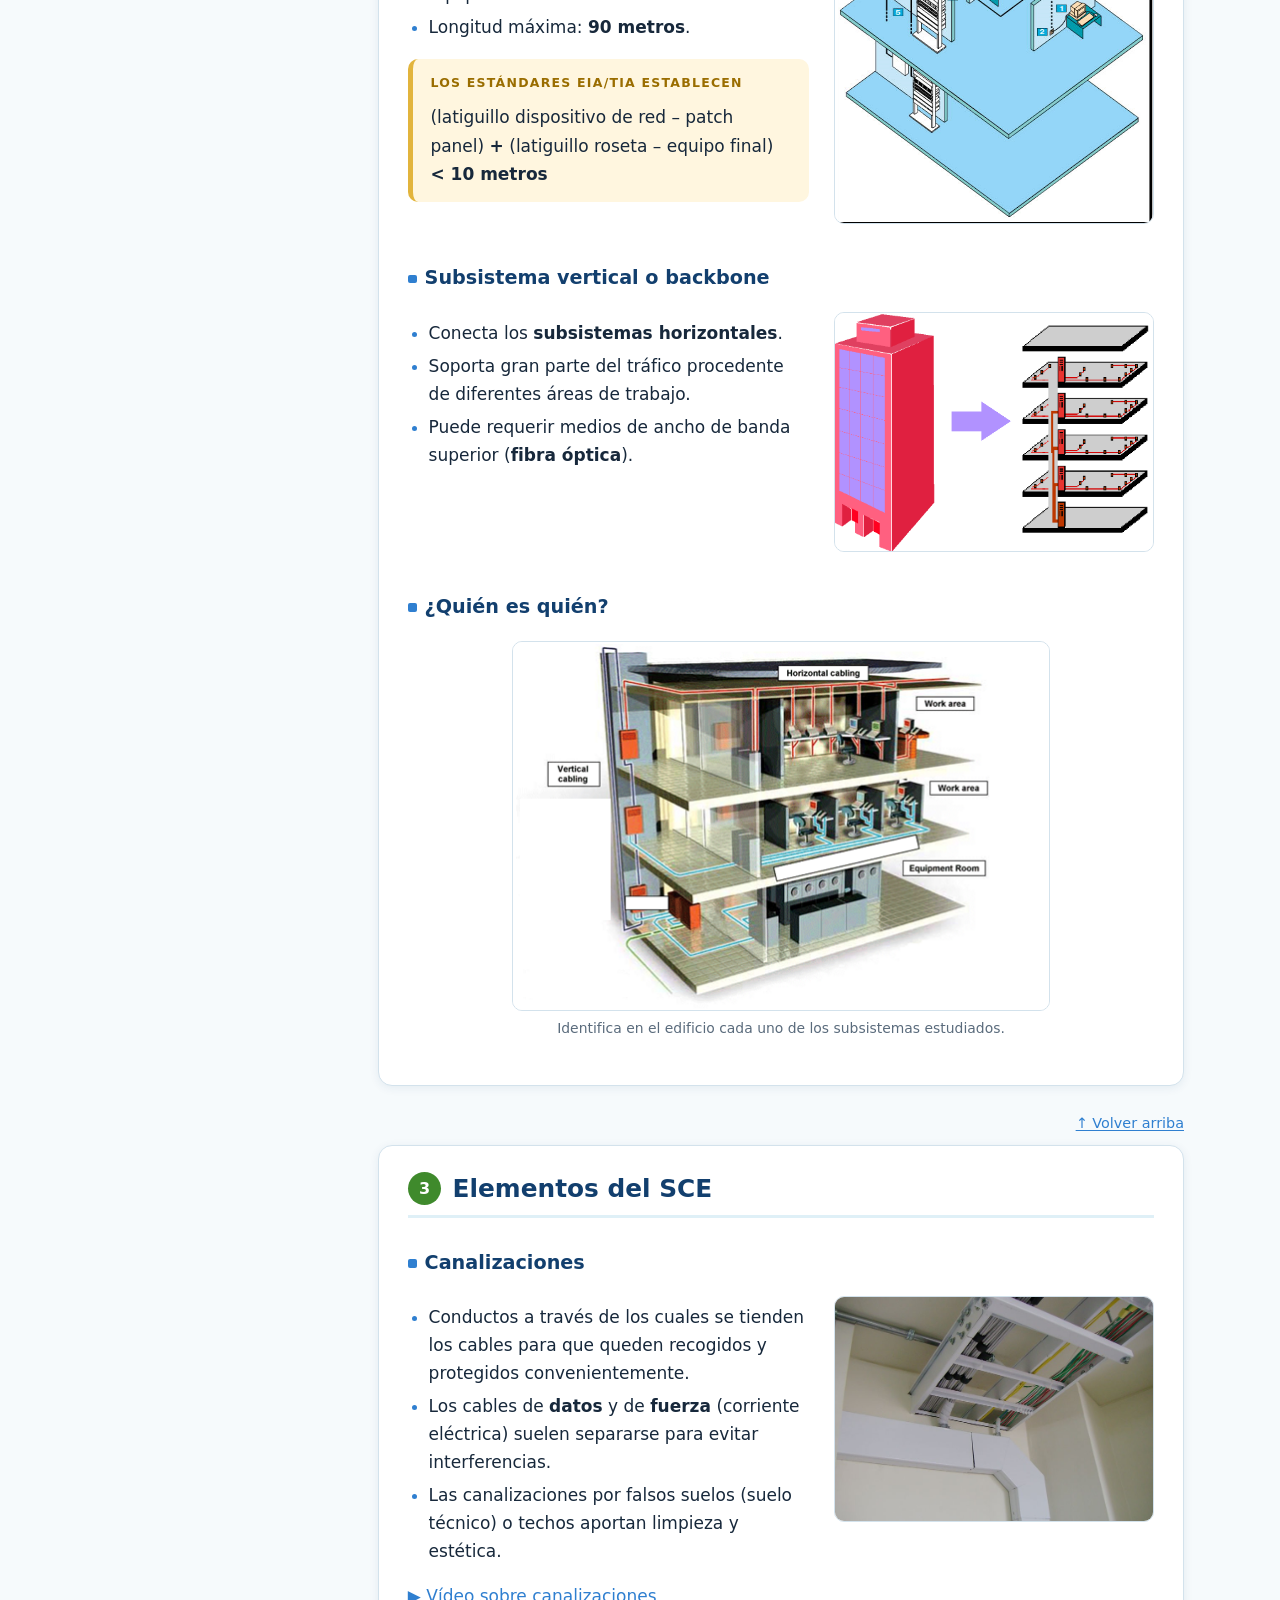
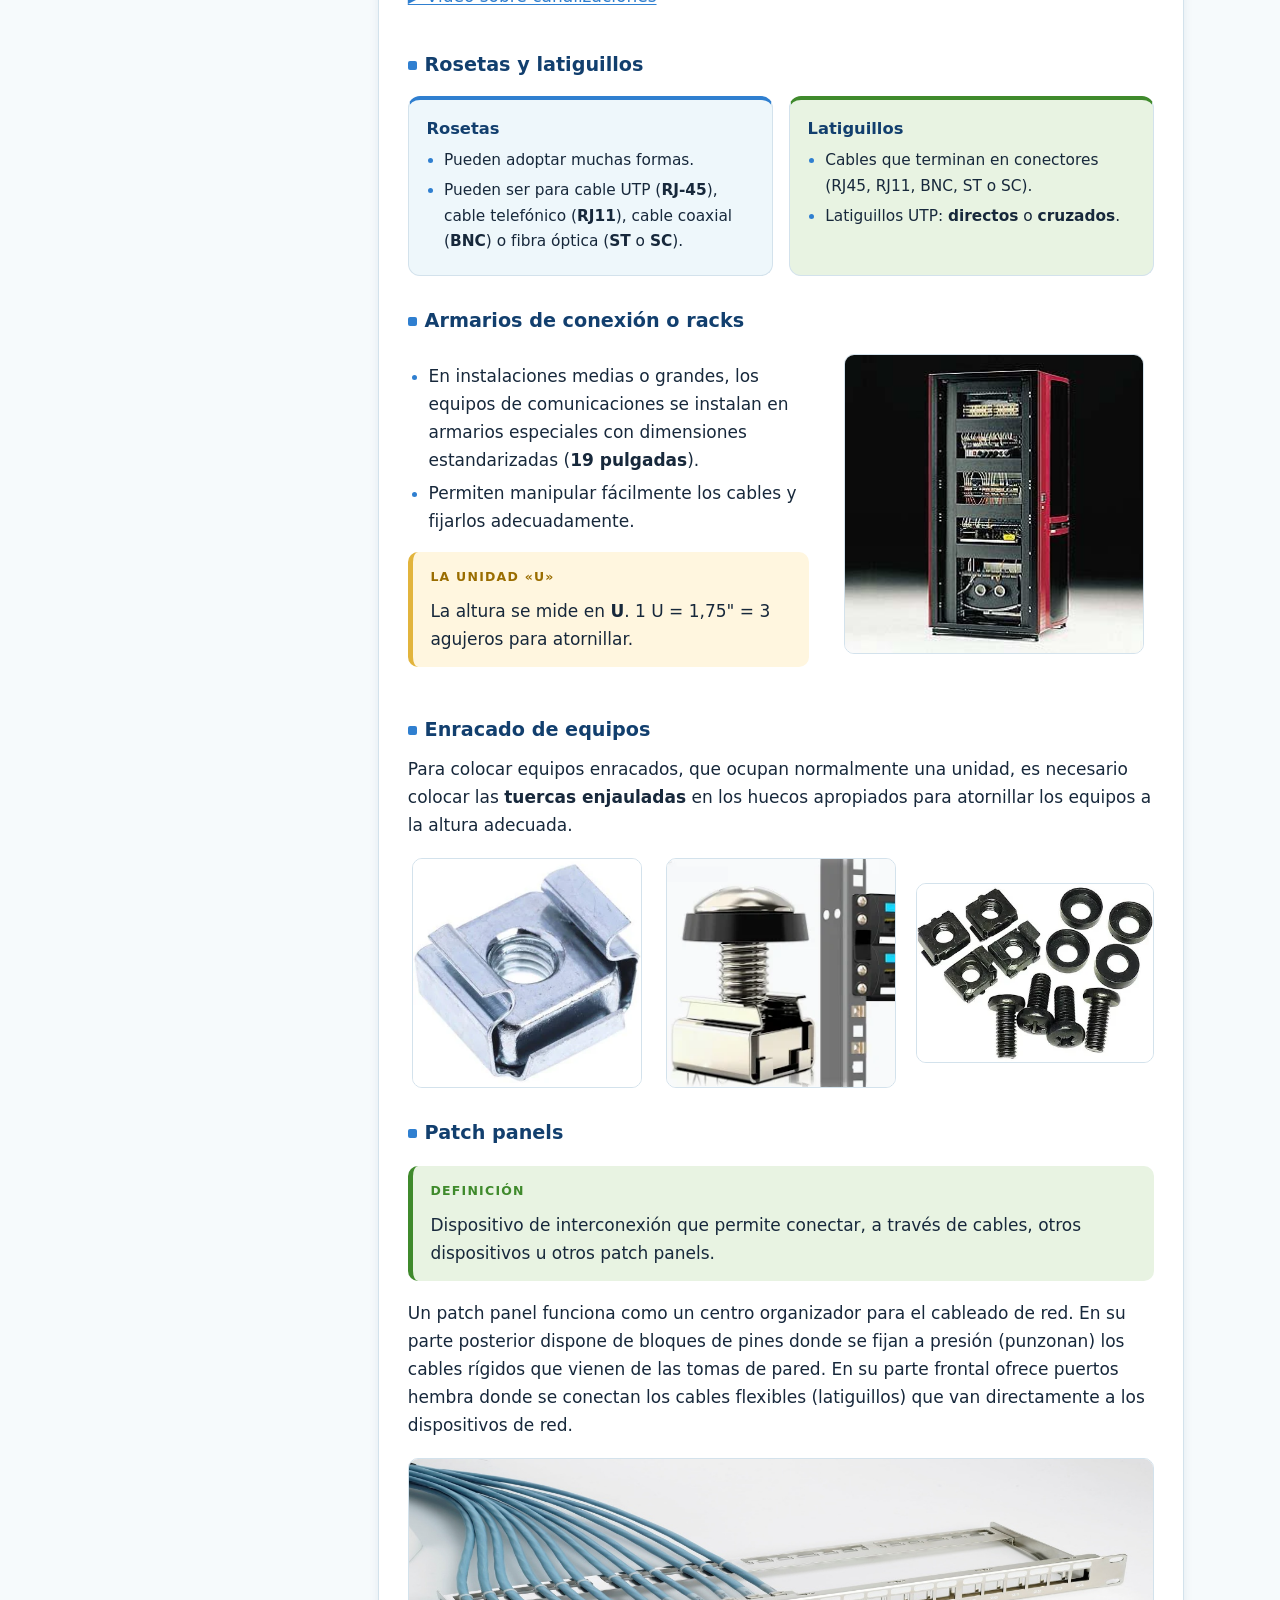
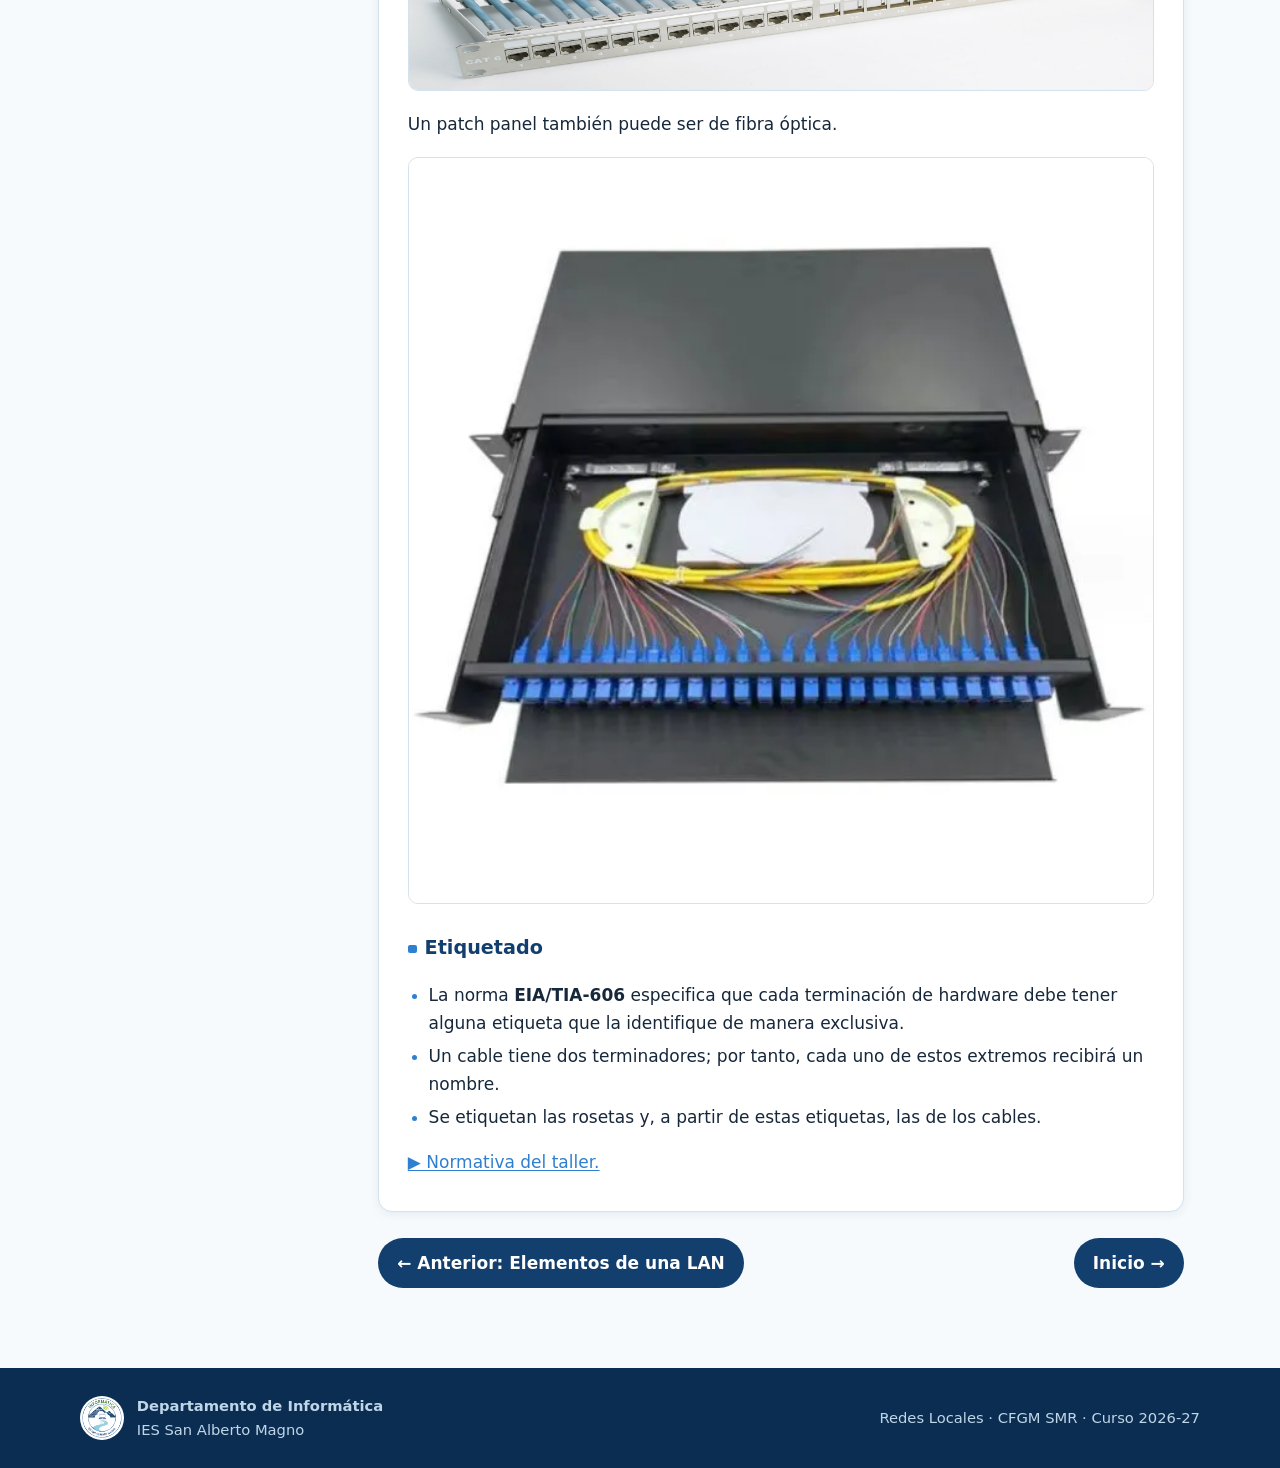
<file: ud2-cableado-estructurado.html>
<!DOCTYPE html>
<html lang="es">
<head>
  <meta charset="utf-8">
  <meta name="viewport" content="width=device-width, initial-scale=1">
  <title>UD2 · Sistema de Cableado Estructurado · Redes Locales</title>
  <meta name="description" content="Sistema de cableado estructurado (SCE): características, niveles jerárquicos y elementos: canalizaciones, rosetas, racks, patch panels y etiquetado.">
  <link rel="icon" href="img/logo.png" type="image/png">
  <link rel="stylesheet" href="css/style.css">
</head>
<body>
  <a class="skip" href="#contenido">Saltar al contenido</a>

  <header class="site-header">
    <div class="header-inner">
      <a class="brand" href="index.html">
        <img src="img/logo.png" alt="Logo de Informática, IES San Alberto Magno" width="76" height="76">
        <span class="brand-text">
          <small>CFGM SMR · IES San Alberto Magno</small>
          <strong>Redes Locales</strong>
        </span>
      </a>
      <nav class="main-nav" aria-label="Principal">
        <ul>
          <li><a href="index.html">Inicio</a></li>
          <li><a href="ud2-elementos-lan.html">UD2 · Elementos de una LAN</a></li>
          <li><a href="ud2-cableado-estructurado.html" aria-current="page">UD2 · Cableado estructurado</a></li>
        </ul>
      </nav>
    </div>
  </header>

  <div class="wrap">
    <div class="page-title">
      <span class="eyebrow">UD2 · Parte 2</span>
      <h1>Sistema de Cableado Estructurado</h1>
      <p>Cómo se organiza la infraestructura de cableado de un edificio: normas, niveles jerárquicos y elementos que la componen.</p>
    </div>

    <div class="layout">
      <nav class="toc" aria-label="Índice de esta página">
        <h2>En esta página</h2>
        <ol>
          <li><a href="#sce">¿Qué es un SCE?</a></li>
          <li><a href="#niveles">Niveles jerárquicos</a>
            <ol>
              <li><a href="#puesto">Puesto de trabajo</a></li>
              <li><a href="#distribuidor">Subsistema distribuidor</a></li>
              <li><a href="#horizontal">Subsistema horizontal</a></li>
              <li><a href="#vertical">Subsistema vertical</a></li>
              <li><a href="#quien">¿Quién es quién?</a></li>
            </ol>
          </li>
          <li><a href="#elementos">Elementos del SCE</a>
            <ol>
              <li><a href="#canalizaciones">Canalizaciones</a></li>
              <li><a href="#rosetas">Rosetas y latiguillos</a></li>
              <li><a href="#racks">Armarios o racks</a></li>
              <li><a href="#enracado">Enracado de equipos</a></li>
              <li><a href="#patch">Patch panels</a></li>
              <li><a href="#etiquetado">Etiquetado</a></li>
            </ol>
          </li>
        </ol>
      </nav>

      <main id="contenido" class="content">

        <!-- ====================== 1. SCE ====================== -->
        <section id="sce">
          <h2><span class="num">1</span> Sistemas de cableado estructurado</h2>
          <p>Las empresas necesitan <strong>interconectar</strong> sus equipos informáticos y dispositivos de comunicaciones, que pueden estar ubicados en varias salas y en varias plantas.</p>
          <div class="fig-row">
            <figure><img src="img/b-s02-2.jpg" alt="Fachada nocturna de un gran edificio de oficinas con las plantas iluminadas" width="900" height="600"></figure>
            <figure><img src="img/b-s02-1.jpg" alt="Gran sala de oficina diáfana con muchos puestos de trabajo con ordenador" width="800" height="450"></figure>
          </div>

          <div class="definicion">
            <span class="caja-titulo">Definición</span>
            <p><strong>Sistema de cableado estructurado (SCE):</strong> infraestructura local de telecomunicaciones diseñada a partir de un conjunto de normas y/o estándares para garantizar su calidad, escalabilidad, modularidad, longevidad e independencia, tanto de los servicios que pueda albergar como de los fabricantes de componentes.</p>
          </div>

          <h3>Características principales</h3>
          <div class="cards dos">
            <div class="card"><h4>Flexible</h4><p>Permite identificar, reubicar, modificar y ampliar de forma racional.</p></div>
            <div class="card verde"><h4>Eficiente</h4><p>Económico y optimiza el espacio físico.</p></div>
            <div class="card"><h4>Abierto</h4><p>Independiente de los fabricantes (que cumplan los estándares para SCE).</p></div>
            <div class="card verde"><h4>Longevo</h4><p>Pensado para durar <strong>10 años como mínimo</strong>.</p></div>
          </div>
          <div class="nota">
            <span class="caja-titulo">Solución: modularidad</span>
            <p>La red se segmenta en <strong>subsistemas de red independientes</strong> pero integrados en una organización jerarquizada por niveles.</p>
          </div>
        </section>
        <p class="arriba"><a href="#contenido">↑ Volver arriba</a></p>

        <!-- ====================== 2. NIVELES ====================== -->
        <section id="niveles">
          <h2><span class="num">2</span> Espacios y niveles jerárquicos del cableado estructurado</h2>
          <div class="split">
            <div>
              <ol class="pasos">
                <li><strong>Puesto de trabajo</strong> o área de trabajo.</li>
                <li><strong>Subsistema distribuidor</strong> o cableado distribuidor o armario.</li>
                <li><strong>Subsistema horizontal</strong> o cableado horizontal o de planta.</li>
                <li><strong>Subsistema vertical</strong>, dorsal (<em>backbone</em>) o de edificio.</li>
                <li><strong>Cuarto de telecomunicaciones</strong>, entrada de servicios y equipos.</li>
              </ol>
            </div>
            <div class="fig-row duo" style="margin:0">
              <figure><img src="img/b-s04-1.png" alt="Ilustración de un edificio de oficinas de varias plantas" width="700" height="881" style="max-height:260px"></figure>
              <figure><img src="img/b-s04-2.png" alt="Plano de una planta con las divisiones de las oficinas" width="1024" height="658"></figure>
            </div>
          </div>

          <h3 id="puesto">Áreas o puestos de trabajo</h3>
          <div class="split">
            <div>
              <ul>
                <li>Ubicación destinada al <strong>dispositivo final</strong> (PC, impresora, teléfono, etc.).</li>
                <li>Normalmente tiene una o dos tomas de usuario (<strong>rosetas</strong>) que pueden conectar un dispositivo individual a la red.</li>
                <li>Los dispositivos se conectan a las tomas de red por medio de <strong>latiguillos</strong> (<em>patch cords</em> o <em>patch cables</em>).</li>
                <li>Normalmente se usa cable directo.</li>
              </ul>
              <div class="dato">
                <span class="caja-titulo">Norma EIA/TIA</span>
                <p>Longitud máxima del latiguillo: <strong>10 metros</strong>.</p>
              </div>
            </div>
            <figure><img src="img/b-s05-1.jpg" alt="Esquema del subsistema de puesto de trabajo: rosetas RJ-11 y RJ-45 conectadas a teléfono y ordenador, con balun o adaptador para BNC" width="566" height="339"></figure>
          </div>

          <h3 id="distribuidor">Subsistema distribuidor</h3>
          <div class="split">
            <div>
              <ul>
                <li>Lugar donde se realizan las conexiones del sistema de cableado a los <strong>dispositivos de red</strong> (hub, switch, router…).</li>
                <li>Formado por racks (armarios distribuidores o repartidores), enchufes, paneles de parcheo (<em>patch panels</em>), dispositivos de red, servidores, SAI (sistemas de alimentación ininterrumpida), etc.</li>
                <li>Los dispositivos de red se conectan a los paneles de parcheo por medio de latiguillos.</li>
              </ul>
            </div>
            <figure><img src="img/b-s06-1.jpg" alt="Armario de comunicaciones con paneles de parcheo y latiguillos azules" width="320" height="240"></figure>
          </div>

          <h3 id="horizontal">Subsistema horizontal o de planta</h3>
          <div class="split">
            <div>
              <ul>
                <li>Conecta los subsistemas distribuidores con las <strong>áreas de trabajo</strong>.</li>
                <li>Cable desde el patch panel hasta la roseta o equipo.</li>
                <li>Longitud máxima: <strong>90 metros</strong>.</li>
              </ul>
              <div class="dato">
                <span class="caja-titulo">Los estándares EIA/TIA establecen</span>
                <p>(latiguillo dispositivo de red – patch panel) <strong>+</strong> (latiguillo roseta – equipo final) <strong>&lt; 10 metros</strong></p>
              </div>
            </div>
            <figure><img src="img/b-s07-1.png" alt="Ilustración isométrica del cableado horizontal que conecta una planta con sus puestos de trabajo" width="447" height="642" style="max-height:340px"></figure>
          </div>

          <h3 id="vertical">Subsistema vertical o backbone</h3>
          <div class="split">
            <div>
              <ul>
                <li>Conecta los <strong>subsistemas horizontales</strong>.</li>
                <li>Soporta gran parte del tráfico procedente de diferentes áreas de trabajo.</li>
                <li>Puede requerir medios de ancho de banda superior (<strong>fibra óptica</strong>).</li>
              </ul>
            </div>
            <figure><img src="img/b-s08-1.png" alt="Esquema del backbone vertical que une los armarios de cada planta del edificio" width="959" height="719"></figure>
          </div>

          <h3 id="quien">¿Quién es quién?</h3>
          <figure>
            <img src="img/b-s09-1.png" alt="Corte de un edificio de tres plantas que muestra el cableado horizontal, el cableado vertical (backbone), las áreas de trabajo y la sala de equipos" width="538" height="369">
            <figcaption>Identifica en el edificio cada uno de los subsistemas estudiados.</figcaption>
          </figure>
        </section>
        <p class="arriba"><a href="#contenido">↑ Volver arriba</a></p>

        <!-- ====================== 3. ELEMENTOS ====================== -->
        <section id="elementos">
          <h2><span class="num">3</span> Elementos del SCE</h2>

          <h3 id="canalizaciones">Canalizaciones</h3>
          <div class="split">
            <div>
              <ul>
                <li>Conductos a través de los cuales se tienden los cables para que queden recogidos y protegidos convenientemente.</li>
                <li>Los cables de <strong>datos</strong> y de <strong>fuerza</strong> (corriente eléctrica) suelen separarse para evitar interferencias.</li>
                <li>Las canalizaciones por falsos suelos (suelo técnico) o techos aportan limpieza y estética.</li>
              </ul>
              <p><a href="https://www.youtube.com/watch?v=LA5jQEYnXzE" rel="noopener">▶ Vídeo sobre canalizaciones</a></p>
            </div>
            <figure><img src="img/b-s10-1.png" alt="Canalización de cables instalada en el techo de una oficina" width="756" height="533"></figure>
          </div>

          <h3 id="rosetas">Rosetas y latiguillos</h3>
          <div class="cards">
            <div class="card">
              <h4>Rosetas</h4>
              <ul>
                <li>Pueden adoptar muchas formas.</li>
                <li>Pueden ser para cable UTP (<strong>RJ-45</strong>), cable telefónico (<strong>RJ11</strong>), cable coaxial (<strong>BNC</strong>) o fibra óptica (<strong>ST</strong> o <strong>SC</strong>).</li>
              </ul>
            </div>
            <div class="card verde">
              <h4>Latiguillos</h4>
              <ul>
                <li>Cables que terminan en conectores (RJ45, RJ11, BNC, ST o SC).</li>
                <li>Latiguillos UTP: <strong>directos</strong> o <strong>cruzados</strong>.</li>
              </ul>
            </div>
          </div>

          <h3 id="racks">Armarios de conexión o racks</h3>
          <div class="split">
            <div>
              <ul>
                <li>En instalaciones medias o grandes, los equipos de comunicaciones se instalan en armarios especiales con dimensiones estandarizadas (<strong>19 pulgadas</strong>).</li>
                <li>Permiten manipular fácilmente los cables y fijarlos adecuadamente.</li>
              </ul>
              <div class="dato">
                <span class="caja-titulo">La unidad «U»</span>
                <p>La altura se mide en <strong>U</strong>. 1 U = 1,75" = 3 agujeros para atornillar.</p>
              </div>
            </div>
            <figure><img src="img/b-s12-1.jpg" alt="Armario rack de 19 pulgadas con equipos de comunicaciones" width="300" height="300"></figure>
          </div>

          <h3 id="enracado">Enracado de equipos</h3>
          <p>Para colocar equipos enracados, que ocupan normalmente una unidad, es necesario colocar las <strong>tuercas enjauladas</strong> en los huecos apropiados para atornillar los equipos a la altura adecuada.</p>
          <div class="fig-row">
            <figure><img src="img/b-s13-1.png" alt="Tuerca enjaulada de metal" width="375" height="375"></figure>
            <figure><img src="img/b-s13-2.png" alt="Tornillo y tuerca enjaulada fijados en el montante de un rack" width="241" height="241"></figure>
            <figure><img src="img/b-s13-3.png" alt="Conjunto de tuercas enjauladas, tornillos y arandelas" width="375" height="282"></figure>
          </div>

          <h3 id="patch">Patch panels</h3>
          <div class="definicion">
            <span class="caja-titulo">Definición</span>
            <p>Dispositivo de interconexión que permite conectar, a través de cables, otros dispositivos u otros patch panels.</p>
          </div>
          <p>Un patch panel funciona como un centro organizador para el cableado de red. En su parte posterior dispone de bloques de pines donde se fijan a presión (punzonan) los cables rígidos que vienen de las tomas de pared. En su parte frontal ofrece puertos hembra donde se conectan los cables flexibles (latiguillos) que van directamente a los dispositivos de red.</p>
          <figure><img src="img/b-s14-1.jpg" alt="Patch panel de 24 puertos con cables azules conectados por la parte trasera" width="1309" height="405" style="max-width:min(100%, 760px)"></figure>
          <p>Un patch panel también puede ser de fibra óptica.</p>
          <figure><img src="img/b-s14-2.webp" alt="Patch panel de fibra óptica" width="1309" height="405" style="max-width:min(100%, 760px)"></figure>
          <h3 id="etiquetado">Etiquetado</h3>
          <ul>
            <li>La norma <strong>EIA/TIA-606</strong> especifica que cada terminación de hardware debe tener alguna etiqueta que la identifique de manera exclusiva.</li>
            <li>Un cable tiene dos terminadores; por tanto, cada uno de estos extremos recibirá un nombre.</li>
            <li>Se etiquetan las rosetas y, a partir de estas etiquetas, las de los cables.</li>
          </ul>
          <p><a href="Normativa-Aula-Taller-Redes.html" target="_blank" rel="noopener noreferrer">▶ Normativa del taller.</a></p>
        </section>

        <nav class="pager" aria-label="Navegación entre unidades">
          <a href="ud2-elementos-lan.html">← Anterior: Elementos de una LAN</a>
          <a href="index.html">Inicio →</a>
        </nav>
      </main>
    </div>
  </div>

  <footer class="site-footer">
    <div class="wrap">
      <div class="f-brand">
        <img src="img/logo.png" alt="" width="44" height="44">
        <p><strong>Departamento de Informática</strong><br>IES San Alberto Magno</p>
      </div>
      <p>Redes Locales · CFGM SMR · Curso 2026-27</p>
    </div>
  </footer>
</body>
</html>
</file>
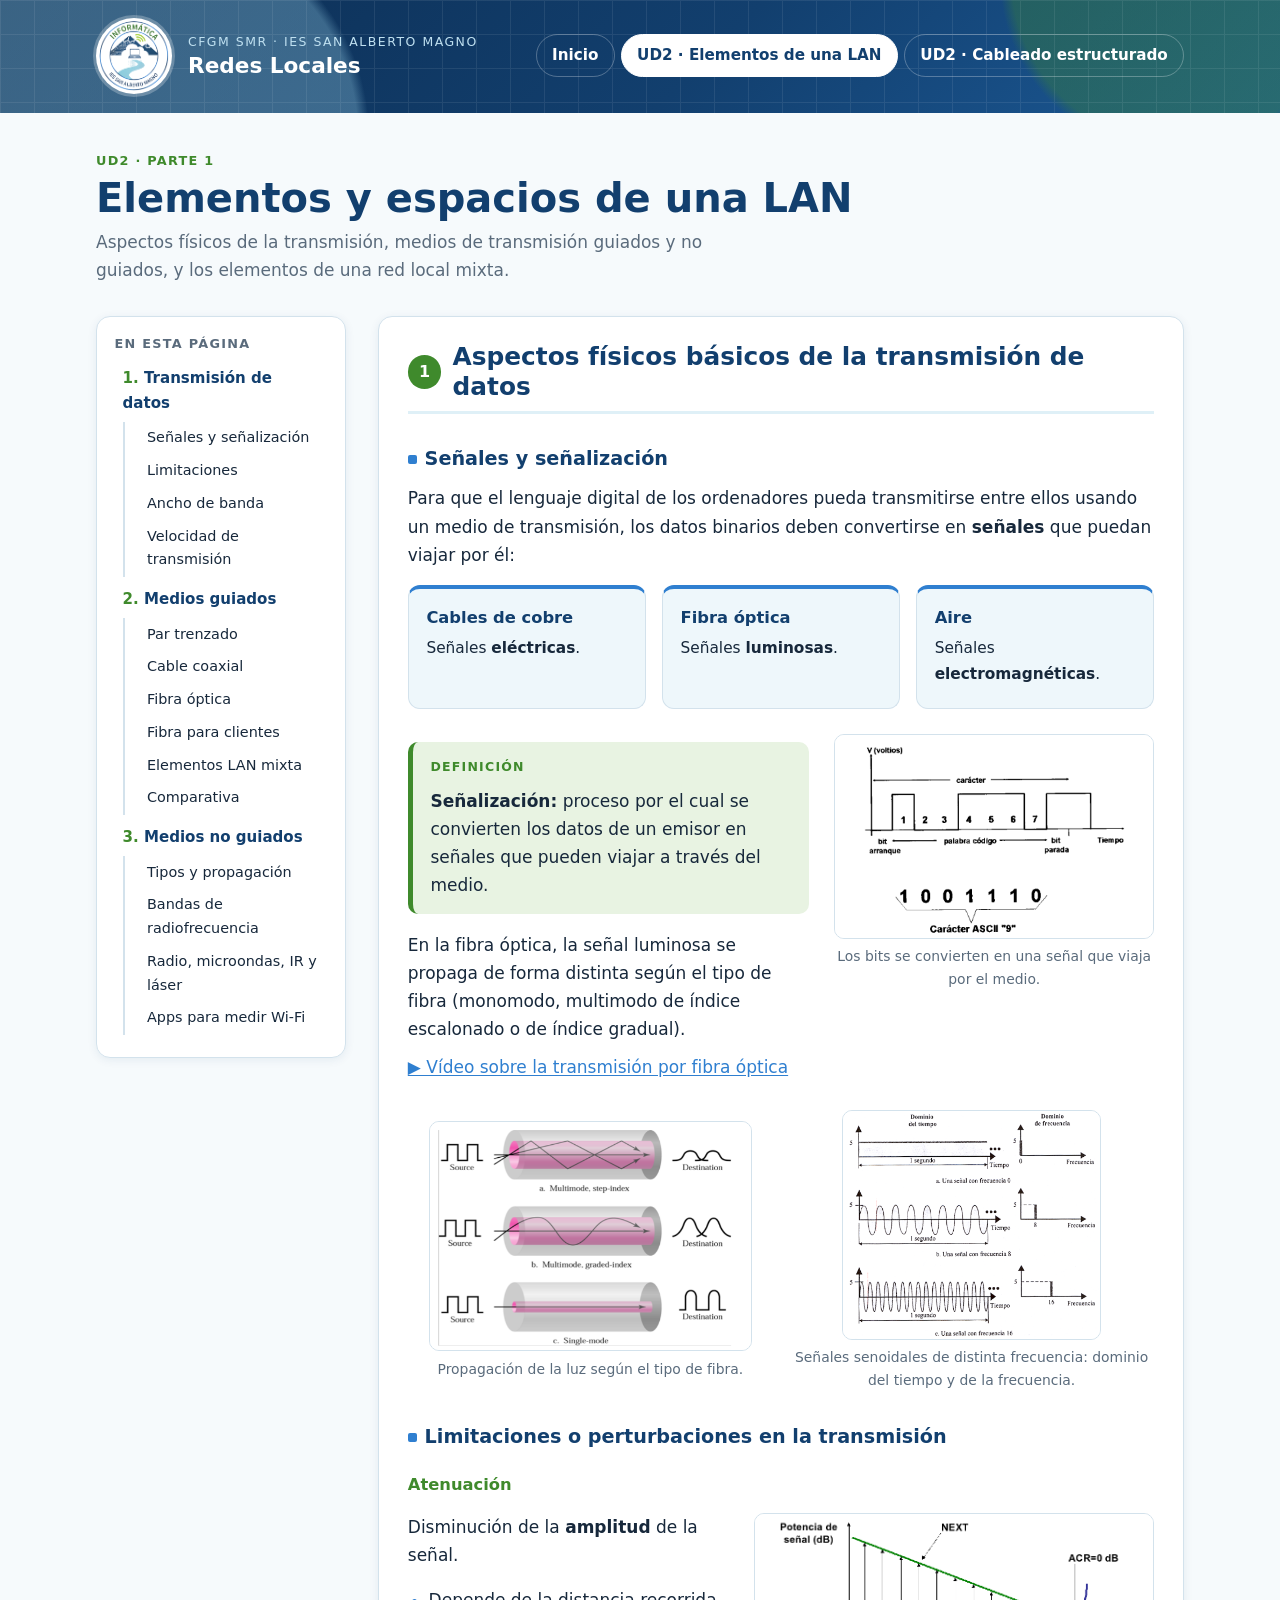
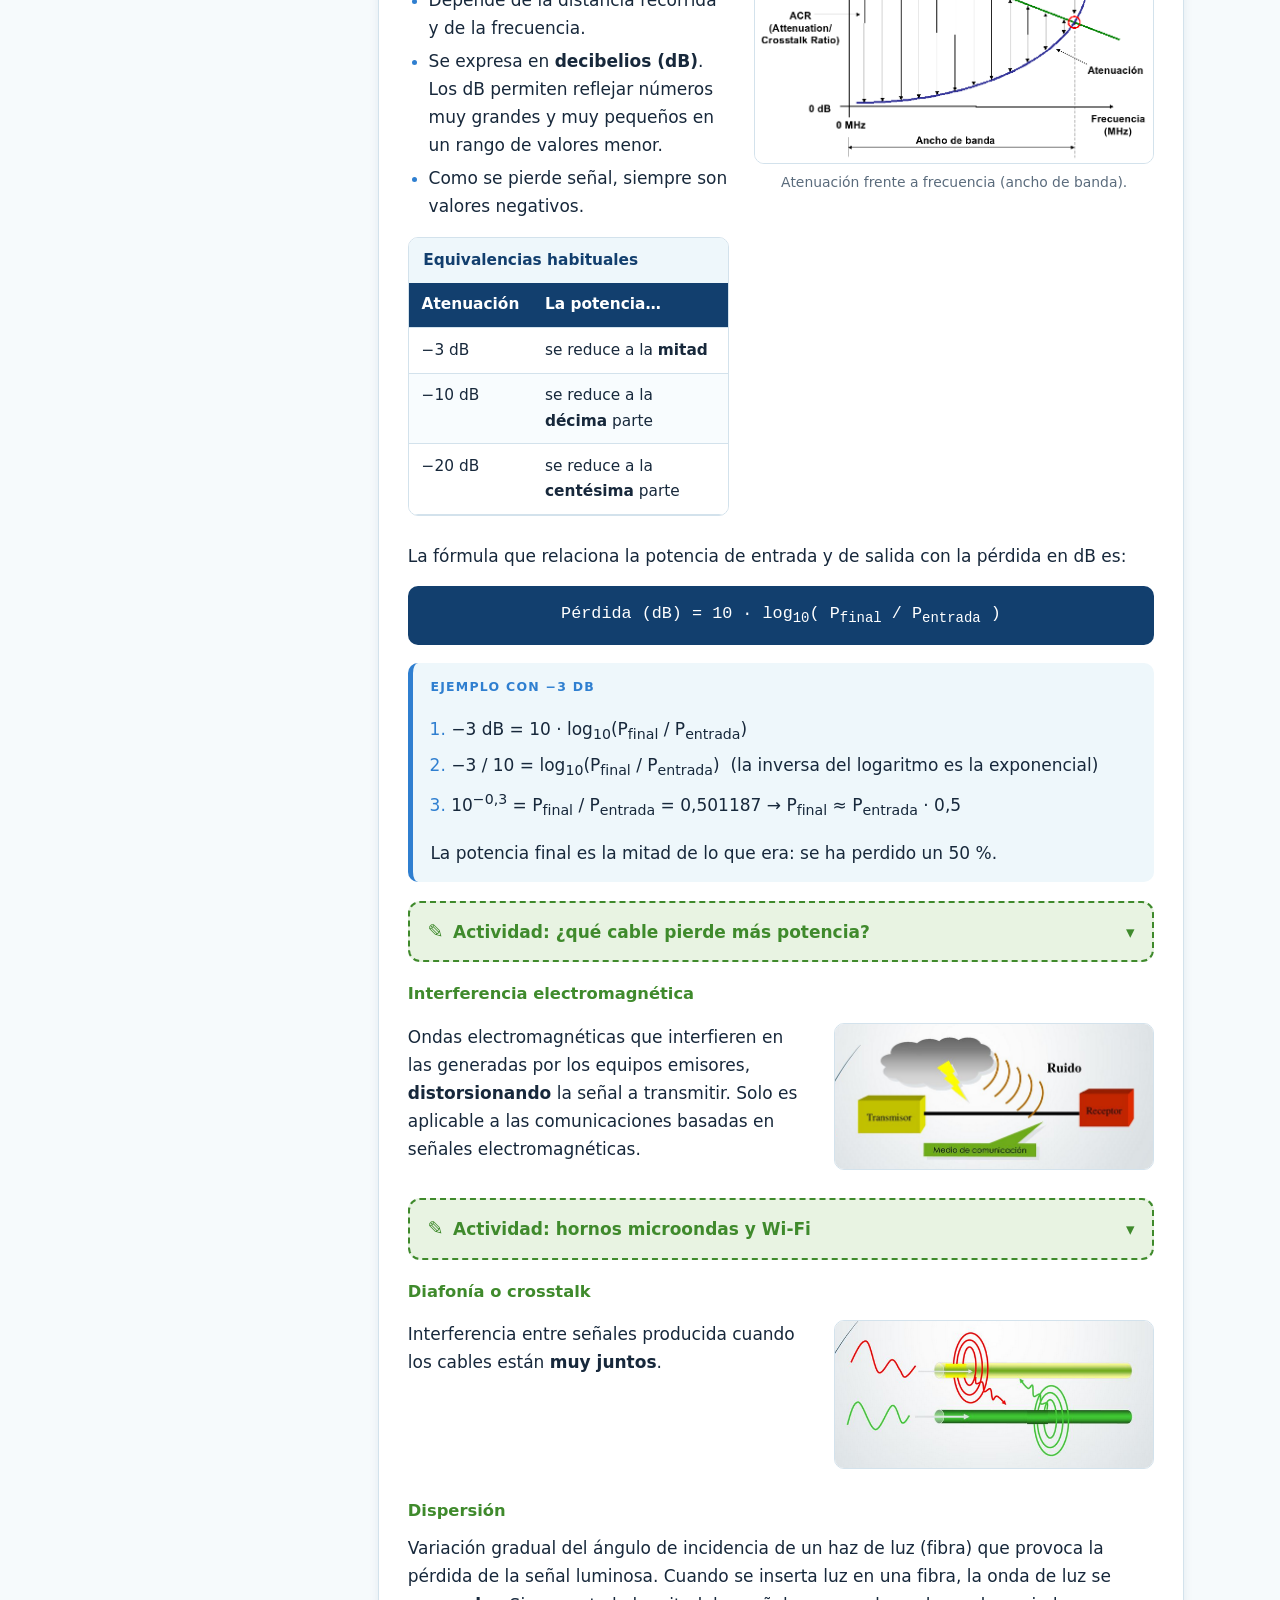
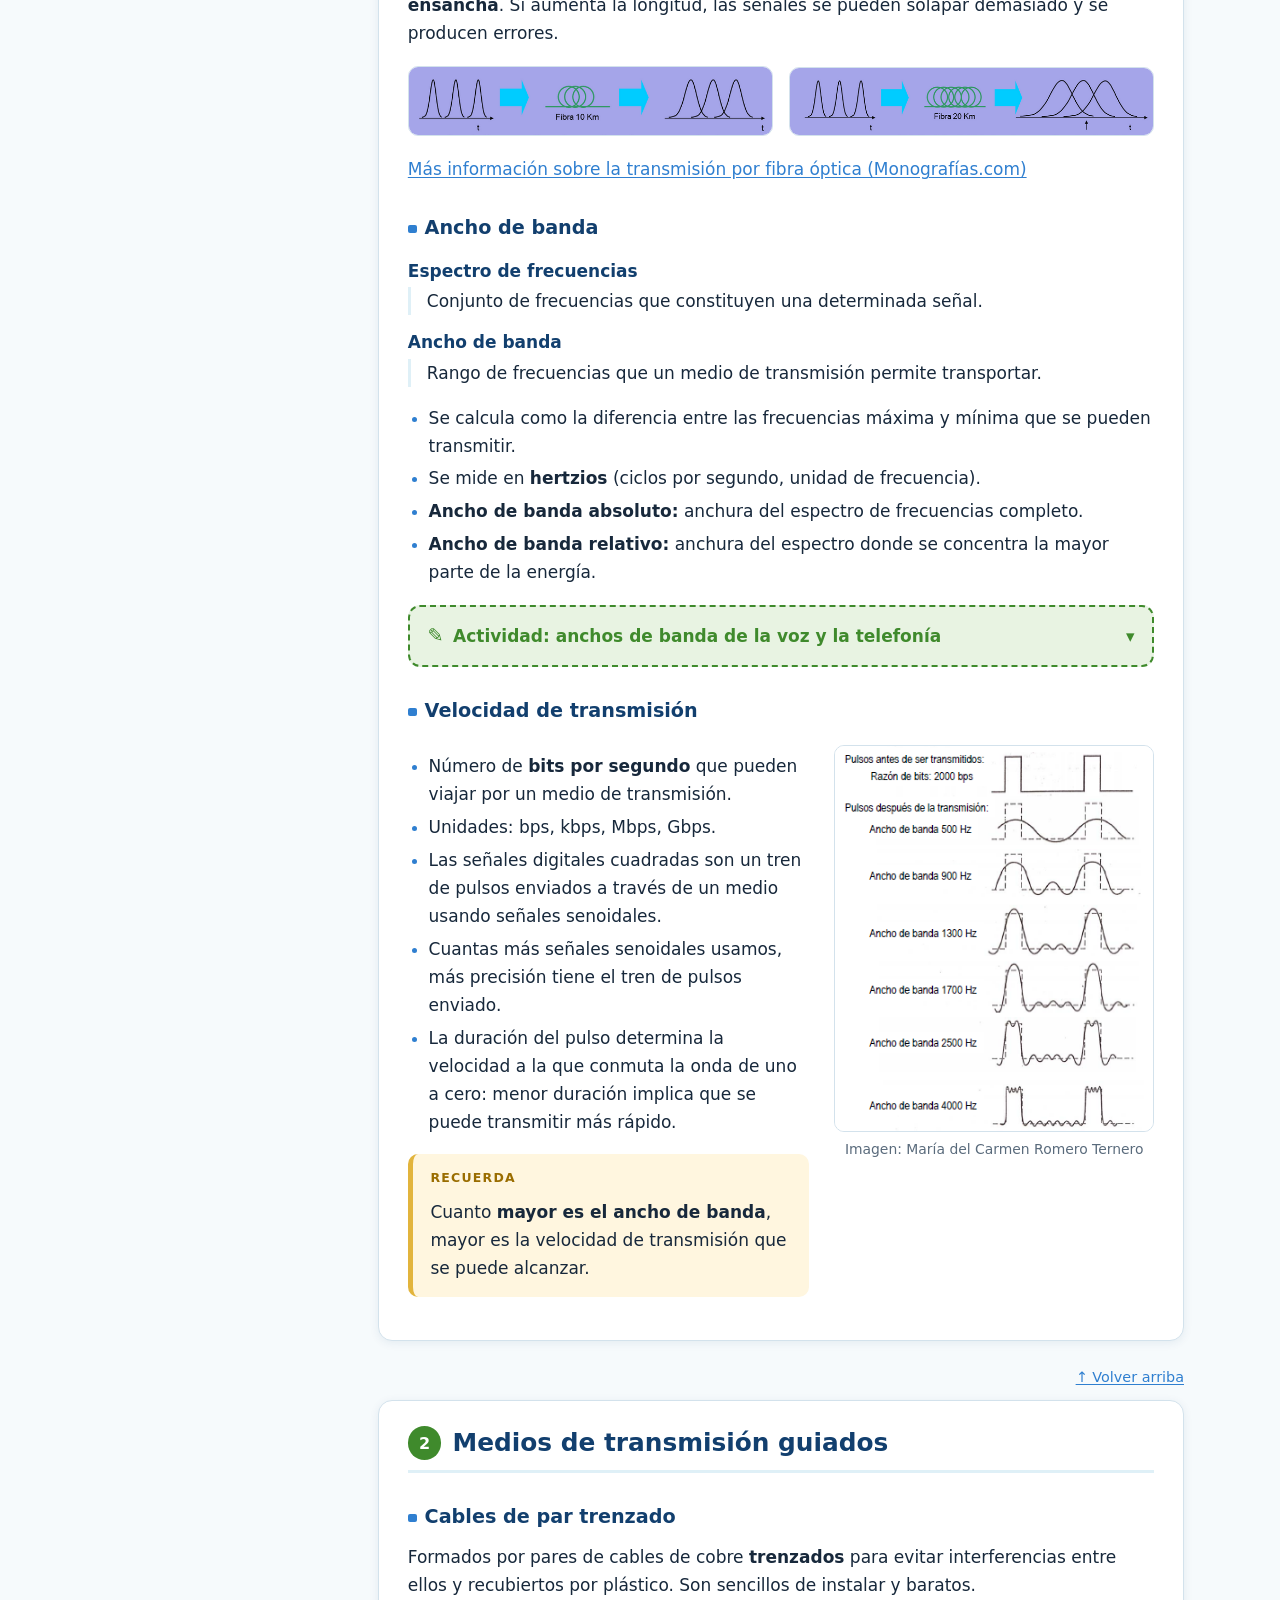
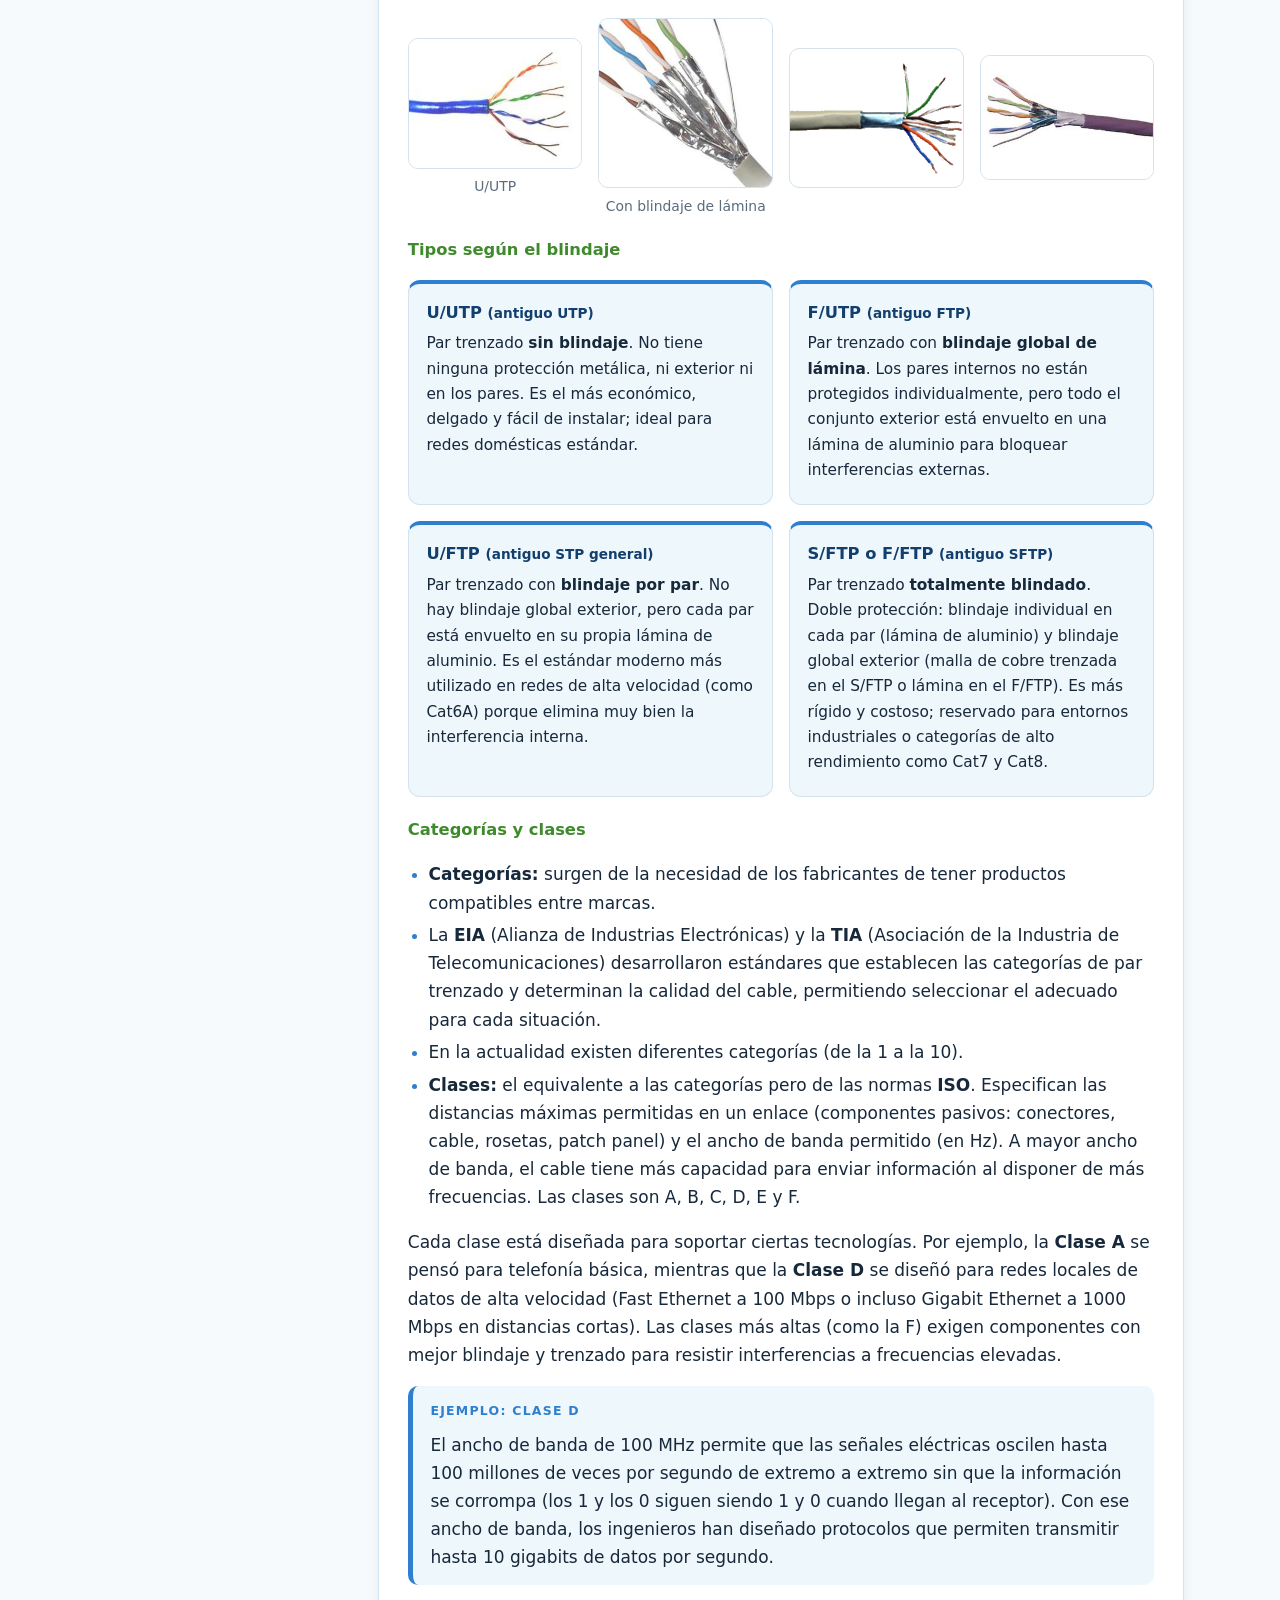
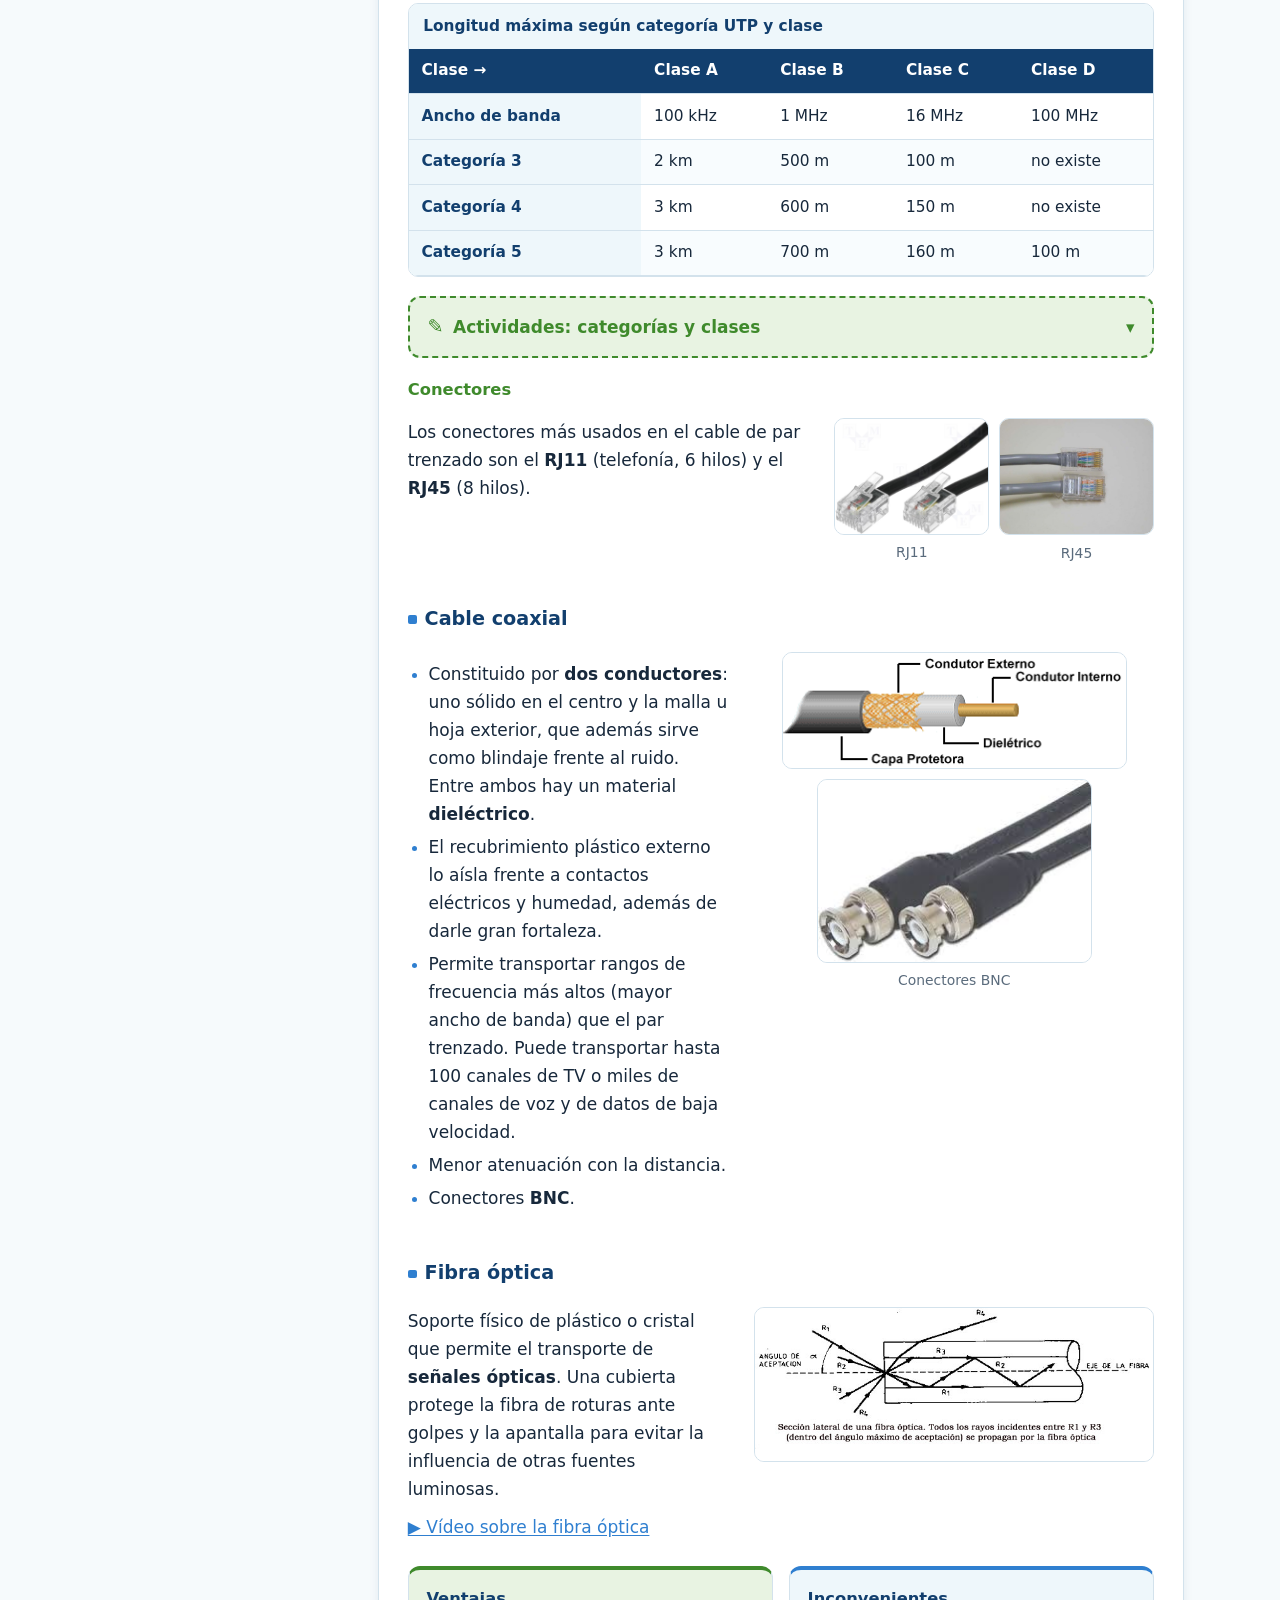
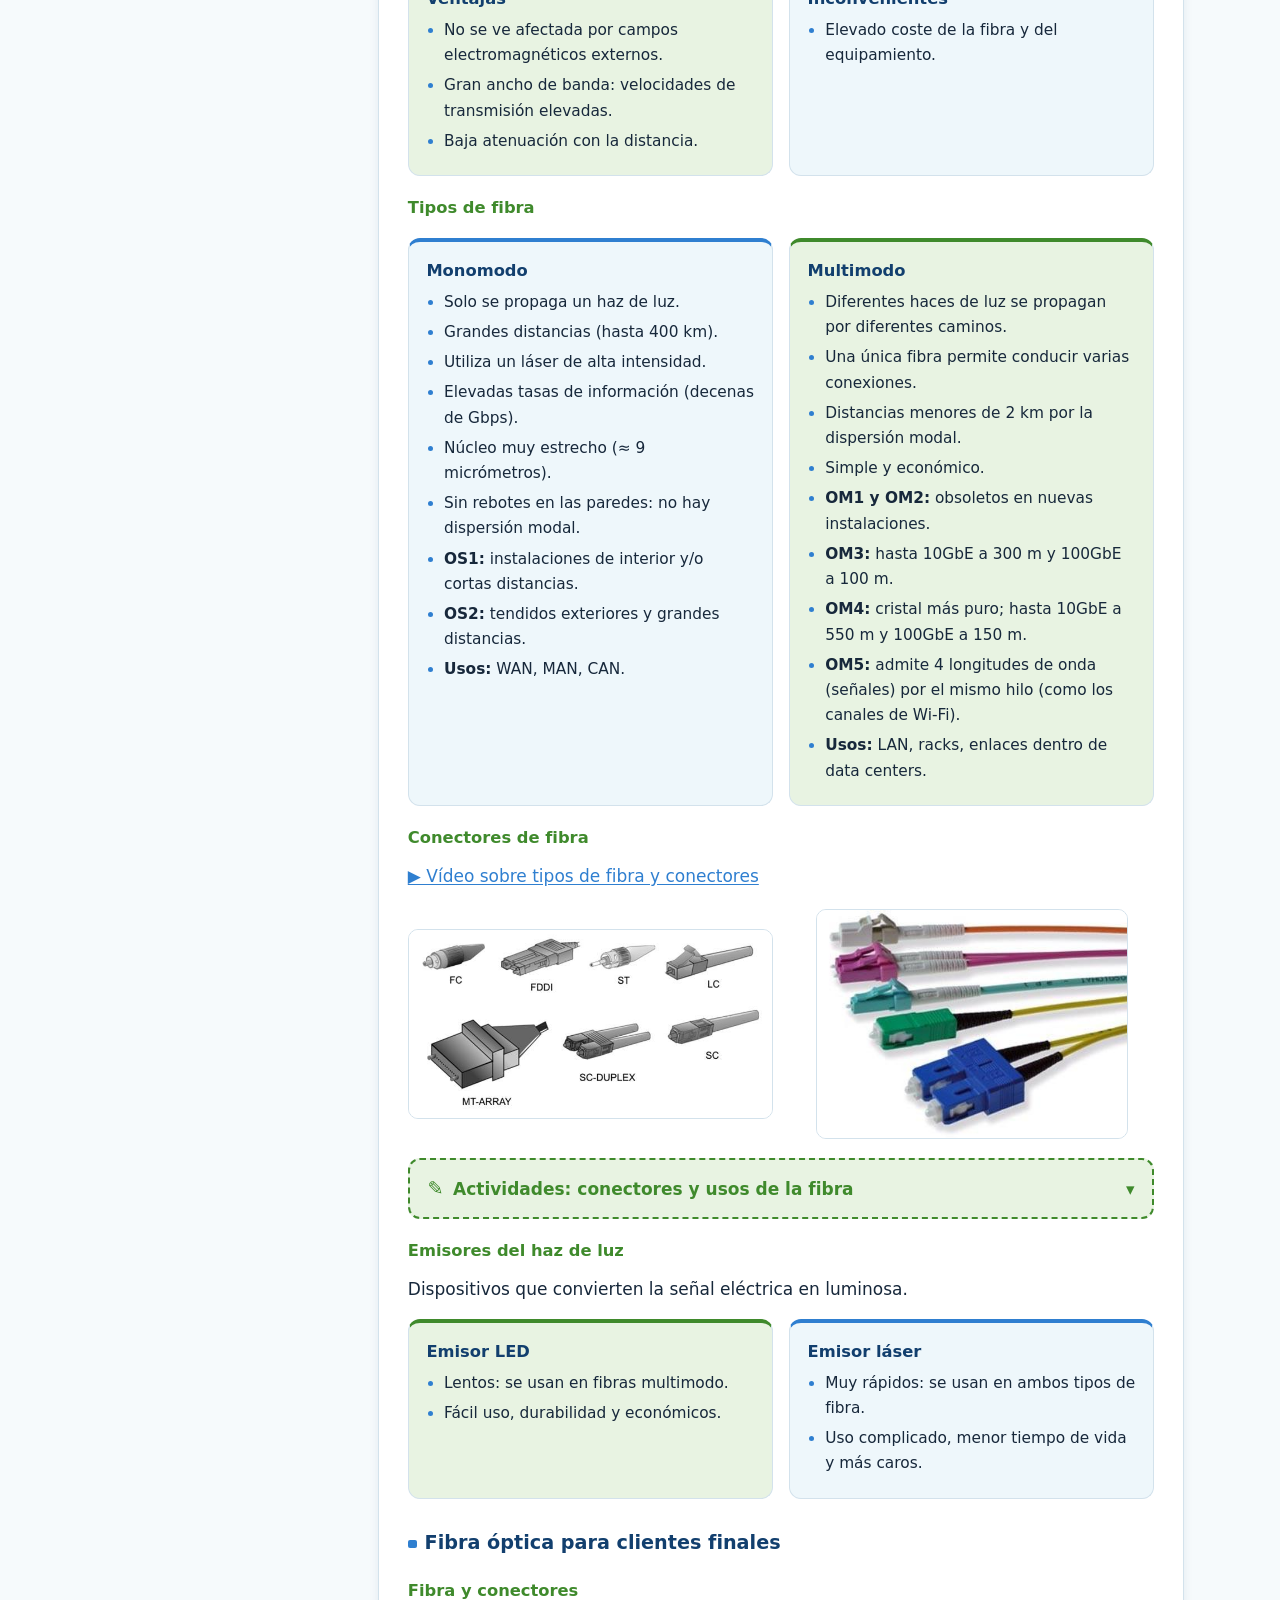
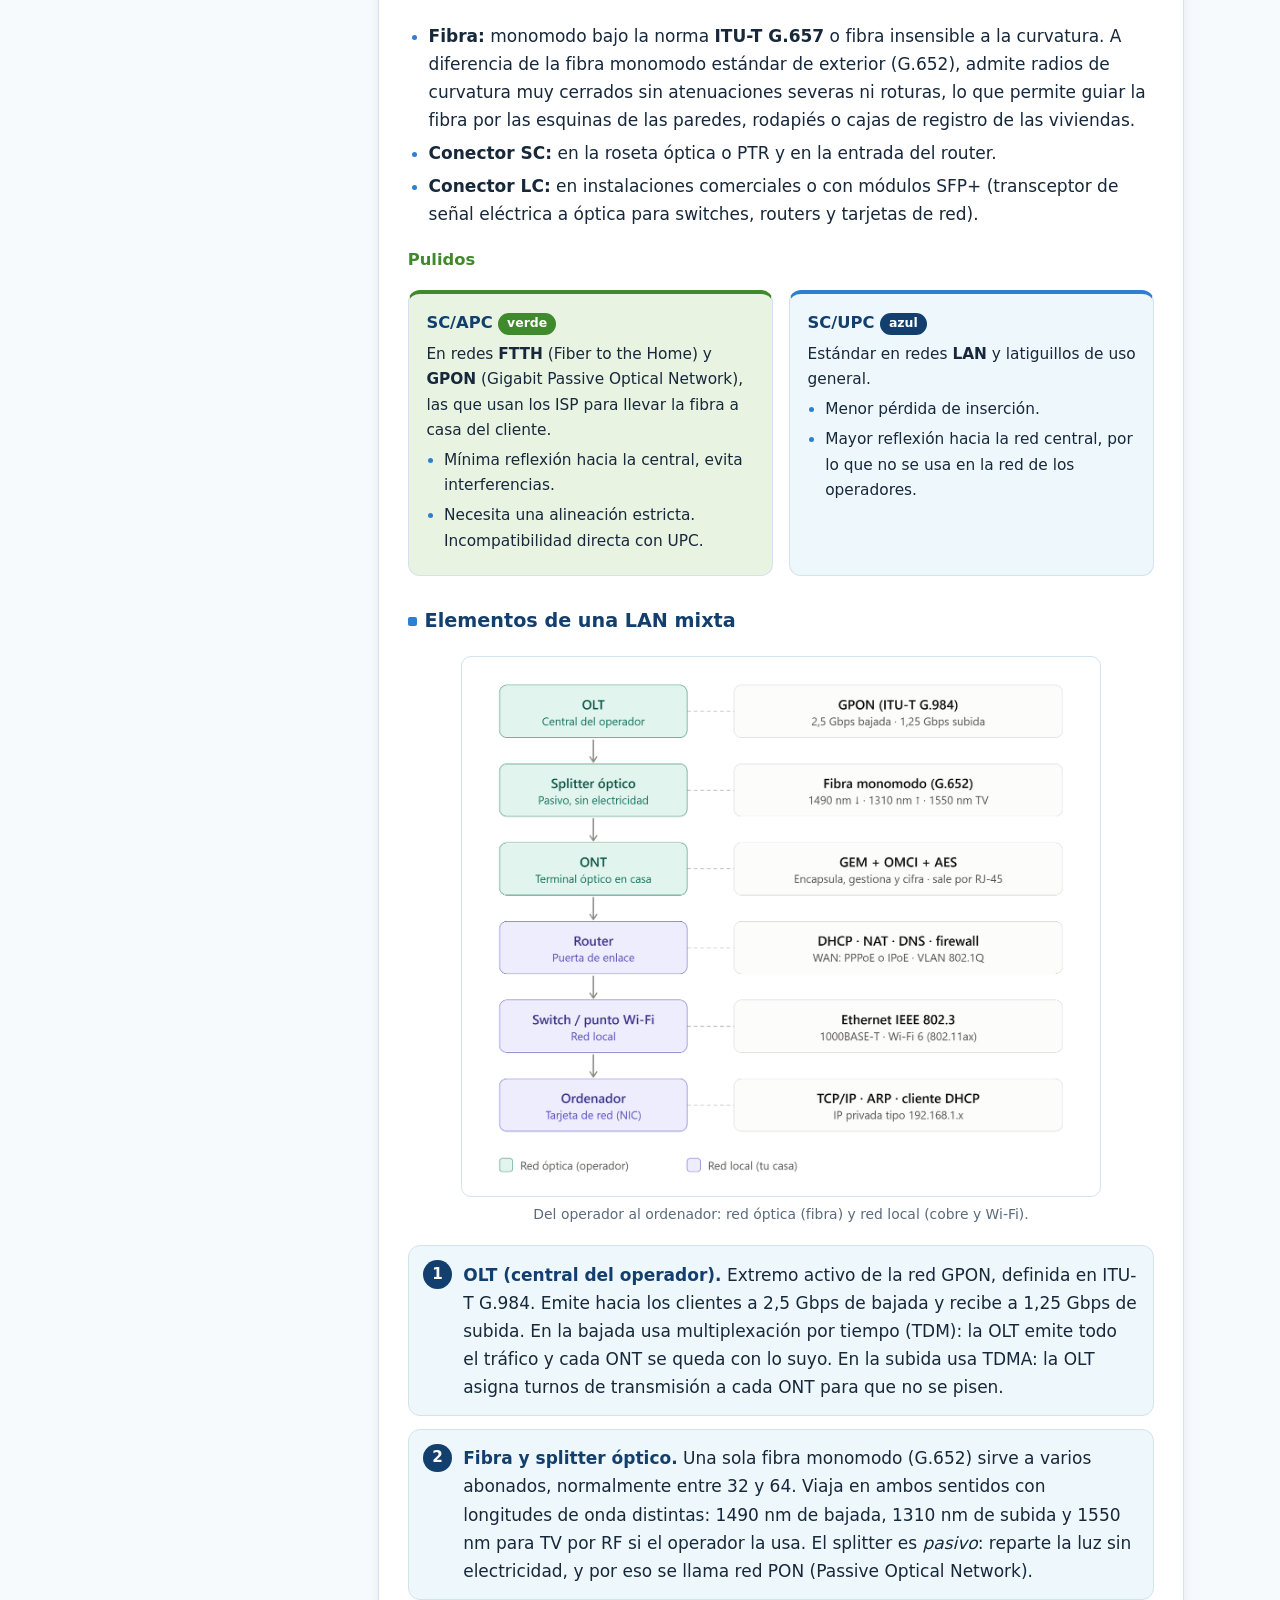
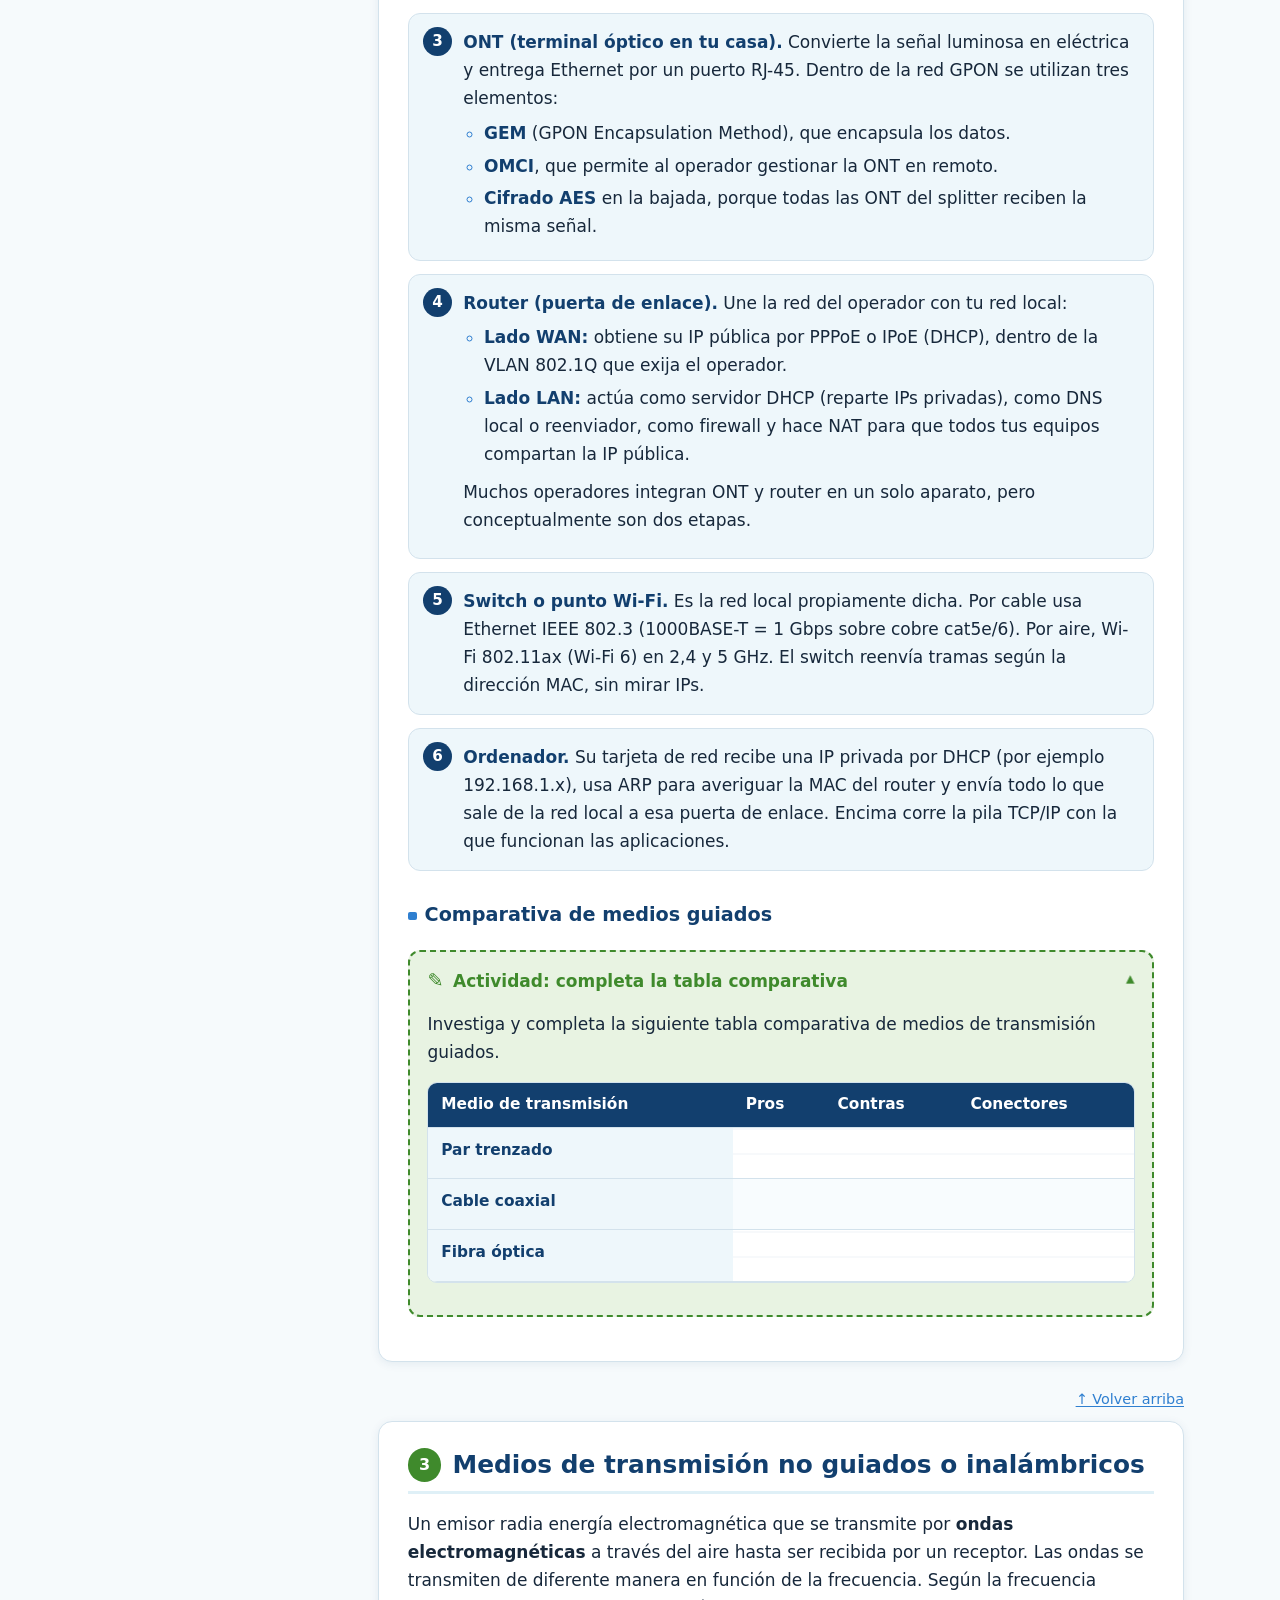
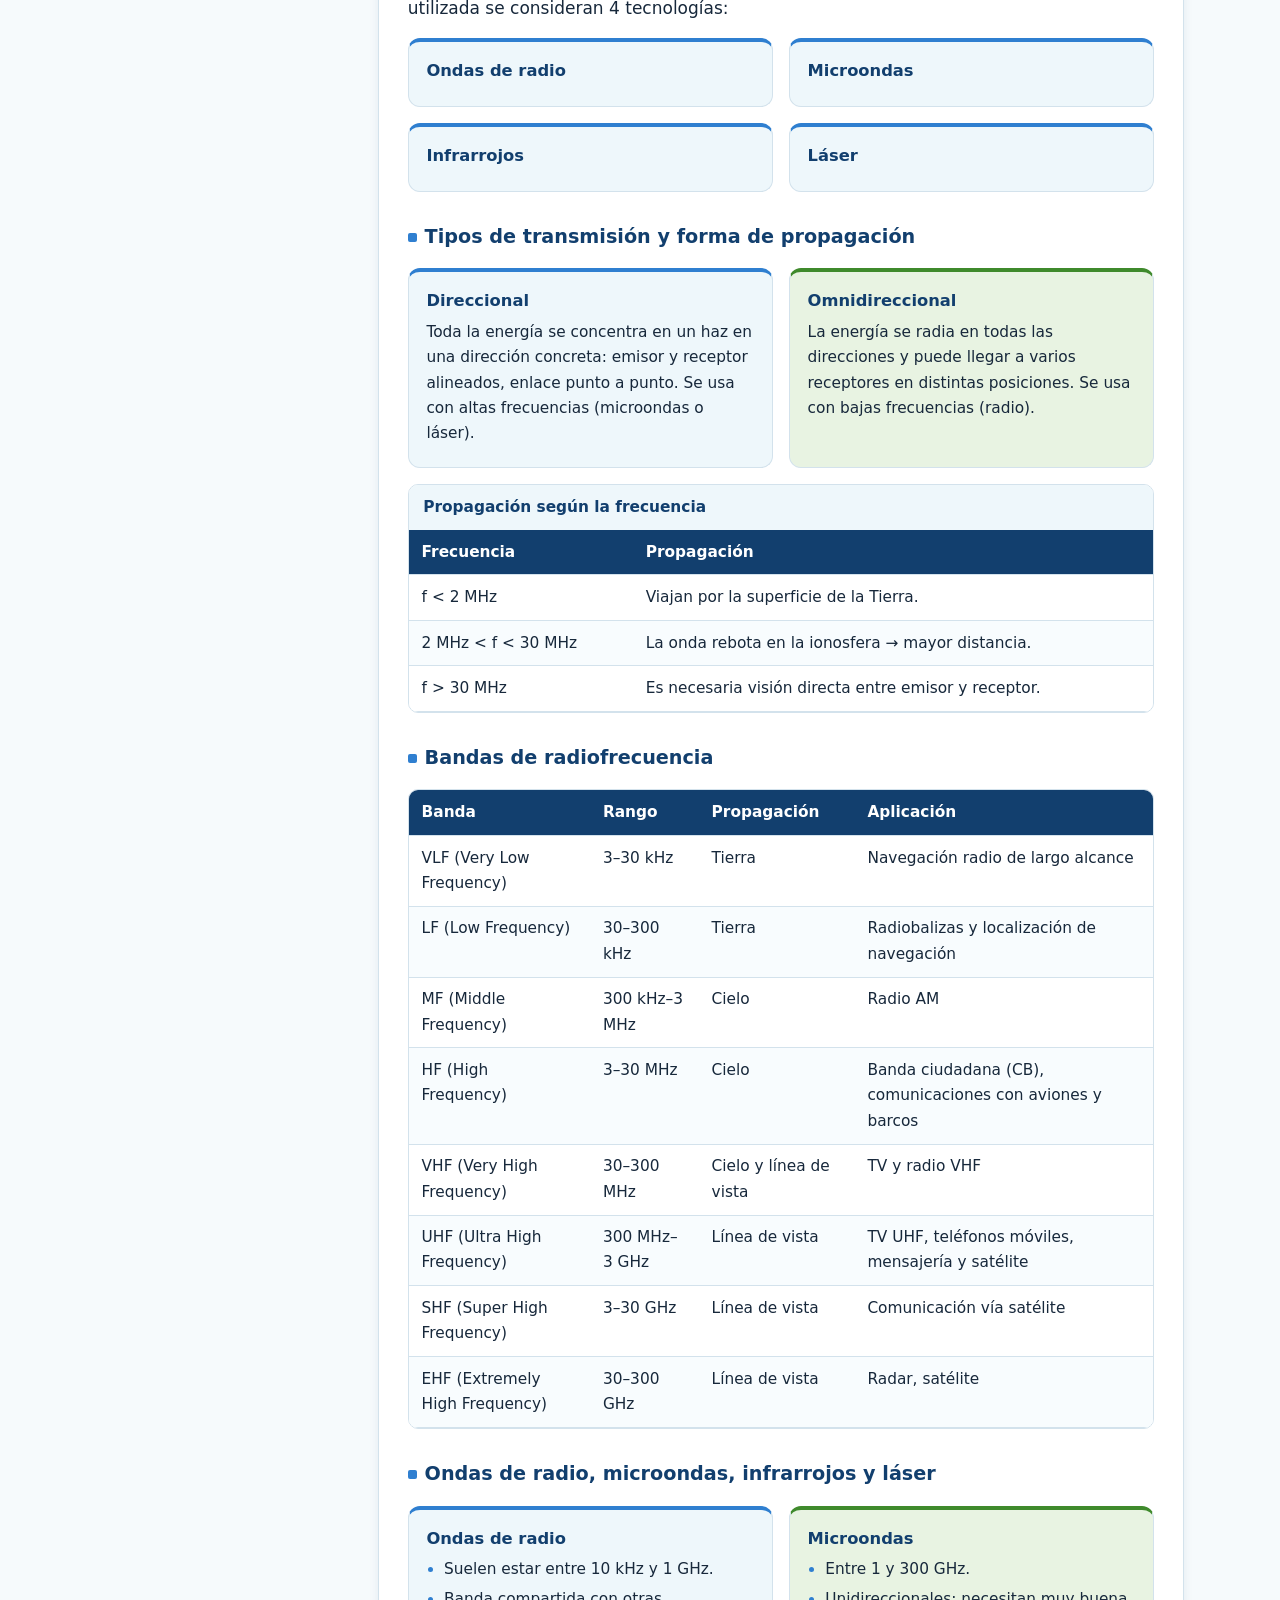
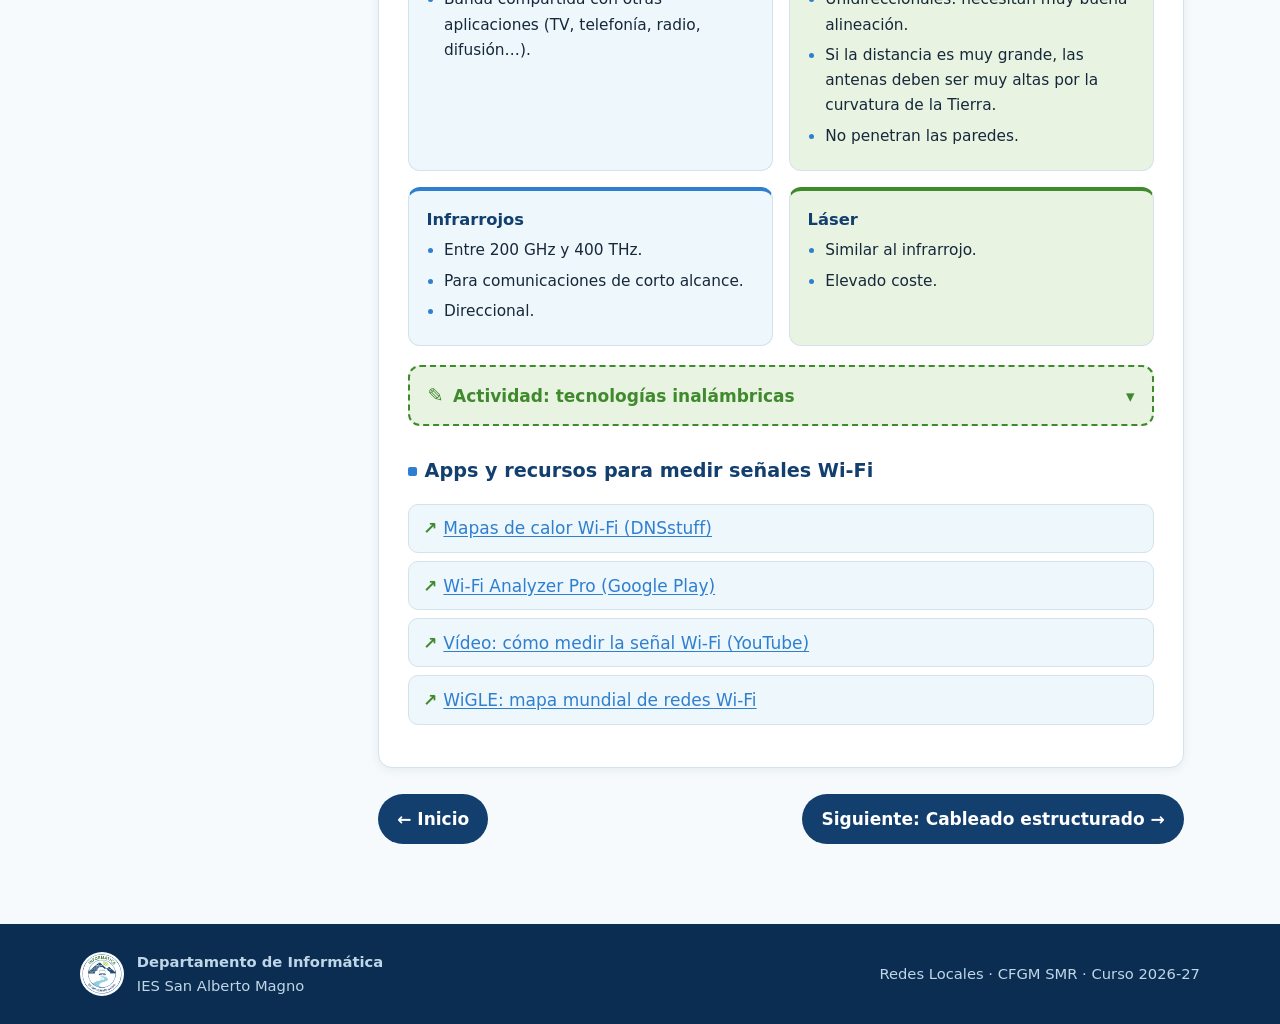
<file: ud2-elementos-lan.html>
<!DOCTYPE html>
<html lang="es">
<head>
  <meta charset="utf-8">
  <meta name="viewport" content="width=device-width, initial-scale=1">
  <title>UD2 · Elementos y espacios de una LAN · Redes Locales</title>
  <meta name="description" content="Transmisión de datos, medios guiados y no guiados, fibra óptica y elementos de una LAN mixta.">
  <link rel="icon" href="img/logo.png" type="image/png">
  <link rel="stylesheet" href="css/style.css">
</head>
<body>
  <a class="skip" href="#contenido">Saltar al contenido</a>

  <header class="site-header">
    <div class="header-inner">
      <a class="brand" href="index.html">
        <img src="img/logo.png" alt="Logo de Informática, IES San Alberto Magno" width="76" height="76">
        <span class="brand-text">
          <small>CFGM SMR · IES San Alberto Magno</small>
          <strong>Redes Locales</strong>
        </span>
      </a>
      <nav class="main-nav" aria-label="Principal">
        <ul>
          <li><a href="index.html">Inicio</a></li>
          <li><a href="ud2-elementos-lan.html" aria-current="page">UD2 · Elementos de una LAN</a></li>
          <li><a href="ud2-cableado-estructurado.html">UD2 · Cableado estructurado</a></li>
        </ul>
      </nav>
    </div>
  </header>

  <div class="wrap">
    <div class="page-title">
      <span class="eyebrow">UD2 · Parte 1</span>
      <h1>Elementos y espacios de una LAN</h1>
      <p>Aspectos físicos de la transmisión, medios de transmisión guiados y no guiados, y los elementos de una red local mixta.</p>
    </div>

    <div class="layout">
      <nav class="toc" aria-label="Índice de esta página">
        <h2>En esta página</h2>
        <ol>
          <li><a href="#transmision">Transmisión de datos</a>
            <ol>
              <li><a href="#senales">Señales y señalización</a></li>
              <li><a href="#limitaciones">Limitaciones</a></li>
              <li><a href="#ancho-banda">Ancho de banda</a></li>
              <li><a href="#velocidad">Velocidad de transmisión</a></li>
            </ol>
          </li>
          <li><a href="#guiados">Medios guiados</a>
            <ol>
              <li><a href="#par-trenzado">Par trenzado</a></li>
              <li><a href="#coaxial">Cable coaxial</a></li>
              <li><a href="#fibra">Fibra óptica</a></li>
              <li><a href="#fibra-clientes">Fibra para clientes</a></li>
              <li><a href="#lan-mixta">Elementos LAN mixta</a></li>
              <li><a href="#comparativa">Comparativa</a></li>
            </ol>
          </li>
          <li><a href="#no-guiados">Medios no guiados</a>
            <ol>
              <li><a href="#tipos-tx">Tipos y propagación</a></li>
              <li><a href="#bandas">Bandas de radiofrecuencia</a></li>
              <li><a href="#tecnologias">Radio, microondas, IR y láser</a></li>
              <li><a href="#apps-wifi">Apps para medir Wi-Fi</a></li>
            </ol>
          </li>
        </ol>
      </nav>

      <main id="contenido" class="content">

        <!-- ====================== 1. TRANSMISIÓN ====================== -->
        <section id="transmision">
          <h2><span class="num">1</span> Aspectos físicos básicos de la transmisión de datos</h2>

          <h3 id="senales">Señales y señalización</h3>
          <p>Para que el lenguaje digital de los ordenadores pueda transmitirse entre ellos usando un medio de transmisión, los datos binarios deben convertirse en <strong>señales</strong> que puedan viajar por él:</p>
          <div class="cards">
            <div class="card"><h4>Cables de cobre</h4><p>Señales <strong>eléctricas</strong>.</p></div>
            <div class="card"><h4>Fibra óptica</h4><p>Señales <strong>luminosas</strong>.</p></div>
            <div class="card"><h4>Aire</h4><p>Señales <strong>electromagnéticas</strong>.</p></div>
          </div>
          <div class="split">
            <div>
              <div class="definicion">
                <span class="caja-titulo">Definición</span>
                <p><strong>Señalización:</strong> proceso por el cual se convierten los datos de un emisor en señales que pueden viajar a través del medio.</p>
              </div>
              <p>En la fibra óptica, la señal luminosa se propaga de forma distinta según el tipo de fibra (monomodo, multimodo de índice escalonado o de índice gradual).</p>
              <p><a href="https://www.youtube.com/watch?v=jZOg39v73c4" rel="noopener">▶ Vídeo sobre la transmisión por fibra óptica</a></p>
            </div>
            <figure>
              <img src="img/a-s02-1.png" alt="Señal digital cuadrada que representa la secuencia de bits 1001110" width="485" height="309">
              <figcaption>Los bits se convierten en una señal que viaja por el medio.</figcaption>
            </figure>
          </div>
          <div class="fig-row">
            <figure>
              <img src="img/a-s03-1.png" alt="Propagación de la luz en fibra multimodo de salto de índice, multimodo de índice gradual y monomodo" width="619" height="440">
              <figcaption>Propagación de la luz según el tipo de fibra.</figcaption>
            </figure>
            <figure>
              <img src="img/a-s04-1.png" alt="Señales senoidales de distinta frecuencia usadas para componer una señal" width="478" height="424">
              <figcaption>Señales senoidales de distinta frecuencia: dominio del tiempo y de la frecuencia.</figcaption>
            </figure>
          </div>

          <h3 id="limitaciones">Limitaciones o perturbaciones en la transmisión</h3>

          <h4>Atenuación</h4>
          <div class="split wide">
            <div>
              <p>Disminución de la <strong>amplitud</strong> de la señal.</p>
              <ul>
                <li>Depende de la distancia recorrida y de la frecuencia.</li>
                <li>Se expresa en <strong>decibelios (dB)</strong>. Los dB permiten reflejar números muy grandes y muy pequeños en un rango de valores menor.</li>
                <li>Como se pierde señal, siempre son valores negativos.</li>
              </ul>
              <div class="tabla-scroll">
                <table>
                  <caption>Equivalencias habituales</caption>
                  <thead><tr><th>Atenuación</th><th>La potencia…</th></tr></thead>
                  <tbody>
                    <tr><td>−3 dB</td><td>se reduce a la <strong>mitad</strong></td></tr>
                    <tr><td>−10 dB</td><td>se reduce a la <strong>décima</strong> parte</td></tr>
                    <tr><td>−20 dB</td><td>se reduce a la <strong>centésima</strong> parte</td></tr>
                  </tbody>
                </table>
              </div>
            </div>
            <figure>
              <img src="img/a-s05-1.png" alt="Gráfica de atenuación: la amplitud de la señal disminuye con la frecuencia y la distancia; se indican NEXT, ACR y atenuación" width="829" height="519">
              <figcaption>Atenuación frente a frecuencia (ancho de banda).</figcaption>
            </figure>
          </div>

          <p>La fórmula que relaciona la potencia de entrada y de salida con la pérdida en dB es:</p>
          <div class="formula">Pérdida (dB) = 10 · log<sub>10</sub>( P<sub>final</sub> / P<sub>entrada</sub> )</div>
          <div class="nota">
            <span class="caja-titulo">Ejemplo con −3 dB</span>
            <ol>
              <li>−3 dB = 10 · log<sub>10</sub>(P<sub>final</sub> / P<sub>entrada</sub>)</li>
              <li>−3 / 10 = log<sub>10</sub>(P<sub>final</sub> / P<sub>entrada</sub>) &nbsp;(la inversa del logaritmo es la exponencial)</li>
              <li>10<sup>−0,3</sup> = P<sub>final</sub> / P<sub>entrada</sub> = 0,501187 → P<sub>final</sub> ≈ P<sub>entrada</sub> · 0,5</li>
            </ol>
            <p>La potencia final es la mitad de lo que era: se ha perdido un 50 %.</p>
          </div>
          <details class="actividad">
            <summary>Actividad: ¿qué cable pierde más potencia?</summary>
            <div class="actividad-cuerpo">
              <p>Si un cable tiene un nivel de atenuación de <strong>13 dB</strong> para 100 metros y otro cable <strong>25 dB</strong> para la misma distancia, ¿en cuál de los dos cables se pierde más potencia?</p>
              <details class="solucion">
                <summary>Ver solución</summary>
                <div>
                  <figure>
                    <img src="img/a-s07-1.jpg" alt="Resolución paso a paso del ejercicio de atenuación: el cable de 25 dB pierde más potencia" width="1200" height="655">
                  </figure>
                </div>
              </details>
            </div>
          </details>

          <h4>Interferencia electromagnética</h4>
          <div class="split">
            <div>
              <p>Ondas electromagnéticas que interfieren en las generadas por los equipos emisores, <strong>distorsionando</strong> la señal a transmitir. Solo es aplicable a las comunicaciones basadas en señales electromagnéticas.</p>
            </div>
            <figure>
              <img src="img/a-s08-2.png" alt="Esquema de ruido electromagnético que interfiere entre un transmisor y un receptor" width="641" height="292">
            </figure>
          </div>
          <details class="actividad">
            <summary>Actividad: hornos microondas y Wi-Fi</summary>
            <div class="actividad-cuerpo"><p>Investiga por qué los hornos microondas pueden interferir en las redes Wi-Fi.</p></div>
          </details>

          <h4>Diafonía o crosstalk</h4>
          <div class="split">
            <div>
              <p>Interferencia entre señales producida cuando los cables están <strong>muy juntos</strong>.</p>
            </div>
            <figure>
              <img src="img/a-s08-1.png" alt="Dos cables paralelos cuyas señales se interfieren entre sí" width="562" height="260">
            </figure>
          </div>

          <h4>Dispersión</h4>
          <p>Variación gradual del ángulo de incidencia de un haz de luz (fibra) que provoca la pérdida de la señal luminosa. Cuando se inserta luz en una fibra, la onda de luz se <strong>ensancha</strong>. Si aumenta la longitud, las señales se pueden solapar demasiado y se producen errores.</p>
          <div class="fig-row">
            <figure><img src="img/a-s09-1.png" alt="Pulsos de luz que se ensanchan al recorrer 10 km de fibra" width="663" height="125"></figure>
            <figure><img src="img/a-s09-2.png" alt="Pulsos de luz que se solapan tras recorrer 22 km de fibra" width="700" height="129"></figure>
          </div>
          <p><a href="https://www.monografias.com/trabajos108/transmision-fibra-optica/transmision-fibra-optica2.shtml" rel="noopener">Más información sobre la transmisión por fibra óptica (Monografías.com)</a></p>

          <h3 id="ancho-banda">Ancho de banda</h3>
          <dl class="glosario">
            <dt>Espectro de frecuencias</dt>
            <dd>Conjunto de frecuencias que constituyen una determinada señal.</dd>
            <dt>Ancho de banda</dt>
            <dd>Rango de frecuencias que un medio de transmisión permite transportar.</dd>
          </dl>
          <ul>
            <li>Se calcula como la diferencia entre las frecuencias máxima y mínima que se pueden transmitir.</li>
            <li>Se mide en <strong>hertzios</strong> (ciclos por segundo, unidad de frecuencia).</li>
            <li><strong>Ancho de banda absoluto:</strong> anchura del espectro de frecuencias completo.</li>
            <li><strong>Ancho de banda relativo:</strong> anchura del espectro donde se concentra la mayor parte de la energía.</li>
          </ul>
          <details class="actividad">
            <summary>Actividad: anchos de banda de la voz y la telefonía</summary>
            <div class="actividad-cuerpo">
              <p>La voz humana contiene frecuencias entre los 100 Hz y los 10.000 Hz. ¿Cuál es el ancho de banda de la voz humana?</p>
              <p>La telefonía tiene asignada la banda de 300 Hz a 3,4 kHz. ¿Cuál es el ancho de banda de la telefonía?</p>
            </div>
          </details>

          <h3 id="velocidad">Velocidad de transmisión</h3>
          <div class="split">
            <div>
              <ul>
                <li>Número de <strong>bits por segundo</strong> que pueden viajar por un medio de transmisión.</li>
                <li>Unidades: bps, kbps, Mbps, Gbps.</li>
                <li>Las señales digitales cuadradas son un tren de pulsos enviados a través de un medio usando señales senoidales.</li>
                <li>Cuantas más señales senoidales usamos, más precisión tiene el tren de pulsos enviado.</li>
                <li>La duración del pulso determina la velocidad a la que conmuta la onda de uno a cero: menor duración implica que se puede transmitir más rápido.</li>
              </ul>
              <div class="dato">
                <span class="caja-titulo">Recuerda</span>
                <p>Cuanto <strong>mayor es el ancho de banda</strong>, mayor es la velocidad de transmisión que se puede alcanzar.</p>
              </div>
            </div>
            <figure>
              <img src="img/a-s11-1.png" alt="Trenes de pulsos digitales enviados con distinto número de armónicos y anchos de banda" width="354" height="429">
              <figcaption>Imagen: María del Carmen Romero Ternero</figcaption>
            </figure>
          </div>
        </section>
        <p class="arriba"><a href="#contenido">↑ Volver arriba</a></p>

        <!-- ====================== 2. MEDIOS GUIADOS ====================== -->
        <section id="guiados">
          <h2><span class="num">2</span> Medios de transmisión guiados</h2>

          <h3 id="par-trenzado">Cables de par trenzado</h3>
          <p>Formados por pares de cables de cobre <strong>trenzados</strong> para evitar interferencias entre ellos y recubiertos por plástico. Son sencillos de instalar y baratos.</p>
          <div class="fig-row">
            <figure><img src="img/a-s13-1.jpg" alt="Cable de par trenzado sin blindaje con cuatro pares" width="270" height="202"><figcaption>U/UTP</figcaption></figure>
            <figure><img src="img/a-s13-2.jpg" alt="Cable de par trenzado con blindaje de lámina de aluminio" width="330" height="322"><figcaption>Con blindaje de lámina</figcaption></figure>
            <figure><img src="img/a-s13-3.png" alt="Cable de par trenzado con cubierta gris abierta mostrando los pares" width="230" height="184"></figure>
            <figure><img src="img/a-s13-4.jpg" alt="Cable de par trenzado apantallado de color morado" width="300" height="214"></figure>
          </div>

          <h4>Tipos según el blindaje</h4>
          <div class="cards dos">
            <div class="card">
              <h4>U/UTP <small>(antiguo UTP)</small></h4>
              <p>Par trenzado <strong>sin blindaje</strong>. No tiene ninguna protección metálica, ni exterior ni en los pares. Es el más económico, delgado y fácil de instalar; ideal para redes domésticas estándar.</p>
            </div>
            <div class="card">
              <h4>F/UTP <small>(antiguo FTP)</small></h4>
              <p>Par trenzado con <strong>blindaje global de lámina</strong>. Los pares internos no están protegidos individualmente, pero todo el conjunto exterior está envuelto en una lámina de aluminio para bloquear interferencias externas.</p>
            </div>
            <div class="card">
              <h4>U/FTP <small>(antiguo STP general)</small></h4>
              <p>Par trenzado con <strong>blindaje por par</strong>. No hay blindaje global exterior, pero cada par está envuelto en su propia lámina de aluminio. Es el estándar moderno más utilizado en redes de alta velocidad (como Cat6A) porque elimina muy bien la interferencia interna.</p>
            </div>
            <div class="card">
              <h4>S/FTP o F/FTP <small>(antiguo SFTP)</small></h4>
              <p>Par trenzado <strong>totalmente blindado</strong>. Doble protección: blindaje individual en cada par (lámina de aluminio) y blindaje global exterior (malla de cobre trenzada en el S/FTP o lámina en el F/FTP). Es más rígido y costoso; reservado para entornos industriales o categorías de alto rendimiento como Cat7 y Cat8.</p>
            </div>
          </div>

          <h4>Categorías y clases</h4>
          <ul>
            <li><strong>Categorías:</strong> surgen de la necesidad de los fabricantes de tener productos compatibles entre marcas.</li>
            <li>La <strong>EIA</strong> (Alianza de Industrias Electrónicas) y la <strong>TIA</strong> (Asociación de la Industria de Telecomunicaciones) desarrollaron estándares que establecen las categorías de par trenzado y determinan la calidad del cable, permitiendo seleccionar el adecuado para cada situación.</li>
            <li>En la actualidad existen diferentes categorías (de la 1 a la 10).</li>
            <li><strong>Clases:</strong> el equivalente a las categorías pero de las normas <strong>ISO</strong>. Especifican las distancias máximas permitidas en un enlace (componentes pasivos: conectores, cable, rosetas, patch panel) y el ancho de banda permitido (en Hz). A mayor ancho de banda, el cable tiene más capacidad para enviar información al disponer de más frecuencias. Las clases son A, B, C, D, E y F.</li>
          </ul>
          <p>Cada clase está diseñada para soportar ciertas tecnologías. Por ejemplo, la <strong>Clase A</strong> se pensó para telefonía básica, mientras que la <strong>Clase D</strong> se diseñó para redes locales de datos de alta velocidad (Fast Ethernet a 100 Mbps o incluso Gigabit Ethernet a 1000 Mbps en distancias cortas). Las clases más altas (como la F) exigen componentes con mejor blindaje y trenzado para resistir interferencias a frecuencias elevadas.</p>
          <div class="nota">
            <span class="caja-titulo">Ejemplo: Clase D</span>
            <p>El ancho de banda de 100 MHz permite que las señales eléctricas oscilen hasta 100 millones de veces por segundo de extremo a extremo sin que la información se corrompa (los 1 y los 0 siguen siendo 1 y 0 cuando llegan al receptor). Con ese ancho de banda, los ingenieros han diseñado protocolos que permiten transmitir hasta 10 gigabits de datos por segundo.</p>
          </div>

          <div class="tabla-scroll">
            <table>
              <caption>Longitud máxima según categoría UTP y clase</caption>
              <thead>
                <tr><th>Clase →</th><th>Clase A</th><th>Clase B</th><th>Clase C</th><th>Clase D</th></tr>
              </thead>
              <tbody>
                <tr><th scope="row">Ancho de banda</th><td>100 kHz</td><td>1 MHz</td><td>16 MHz</td><td>100 MHz</td></tr>
                <tr><th scope="row">Categoría 3</th><td>2 km</td><td>500 m</td><td>100 m</td><td>no existe</td></tr>
                <tr><th scope="row">Categoría 4</th><td>3 km</td><td>600 m</td><td>150 m</td><td>no existe</td></tr>
                <tr><th scope="row">Categoría 5</th><td>3 km</td><td>700 m</td><td>160 m</td><td>100 m</td></tr>
              </tbody>
            </table>
          </div>
          <details class="actividad">
            <summary>Actividades: categorías y clases</summary>
            <div class="actividad-cuerpo">
              <ul>
                <li>Consultando la tabla anterior: ¿qué longitud máxima tendría un cable UTP de categoría 4 con un ancho de banda de 16 MHz? ¿De qué clase sería dicho cable?</li>
                <li>Investiga cuál es el alcance máximo y la velocidad máxima de un cable de categoría 6. ¿Y de categoría 7?</li>
              </ul>
            </div>
          </details>

          <h4>Conectores</h4>
          <div class="split">
            <div>
              <p>Los conectores más usados en el cable de par trenzado son el <strong>RJ11</strong> (telefonía, 6 hilos) y el <strong>RJ45</strong> (8 hilos).</p>
            </div>
            <div class="fig-row duo" style="margin:0">
              <figure><img src="img/a-s17-1.jpg" alt="Dos conectores RJ11 de telefonía" width="640" height="480"><figcaption>RJ11</figcaption></figure>
              <figure><img src="img/a-s17-2.jpg" alt="Dos conectores RJ45 de red" width="442" height="332"><figcaption>RJ45</figcaption></figure>
            </div>
          </div>

          <h3 id="coaxial">Cable coaxial</h3>
          <div class="split wide">
            <div>
              <ul>
                <li>Constituido por <strong>dos conductores</strong>: uno sólido en el centro y la malla u hoja exterior, que además sirve como blindaje frente al ruido. Entre ambos hay un material <strong>dieléctrico</strong>.</li>
                <li>El recubrimiento plástico externo lo aísla frente a contactos eléctricos y humedad, además de darle gran fortaleza.</li>
                <li>Permite transportar rangos de frecuencia más altos (mayor ancho de banda) que el par trenzado. Puede transportar hasta 100 canales de TV o miles de canales de voz y de datos de baja velocidad.</li>
                <li>Menor atenuación con la distancia.</li>
                <li>Conectores <strong>BNC</strong>.</li>
              </ul>
            </div>
            <div>
              <figure><img src="img/a-s18-1.gif" alt="Partes de un cable coaxial: conductor externo, conductor interno, dieléctrico y capa protectora" width="345" height="116"></figure>
              <figure><img src="img/a-s18-2.jpg" alt="Conectores BNC en los extremos de un cable coaxial" width="275" height="183"><figcaption>Conectores BNC</figcaption></figure>
            </div>
          </div>

          <h3 id="fibra">Fibra óptica</h3>
          <div class="split wide">
            <div>
              <p>Soporte físico de plástico o cristal que permite el transporte de <strong>señales ópticas</strong>. Una cubierta protege la fibra de roturas ante golpes y la apantalla para evitar la influencia de otras fuentes luminosas.</p>
              <p><a href="https://www.youtube.com/watch?v=zZ7ay-j6ZQQ" rel="noopener">▶ Vídeo sobre la fibra óptica</a></p>
            </div>
            <figure><img src="img/a-s19-1.jpg" alt="Esquema de la propagación de la luz por reflexión interna total en el interior de una fibra óptica" width="629" height="243"></figure>
          </div>

          <div class="cards">
            <div class="card verde">
              <h4>Ventajas</h4>
              <ul>
                <li>No se ve afectada por campos electromagnéticos externos.</li>
                <li>Gran ancho de banda: velocidades de transmisión elevadas.</li>
                <li>Baja atenuación con la distancia.</li>
              </ul>
            </div>
            <div class="card">
              <h4>Inconvenientes</h4>
              <ul><li>Elevado coste de la fibra y del equipamiento.</li></ul>
            </div>
          </div>

          <h4>Tipos de fibra</h4>
          <div class="cards">
            <div class="card">
              <h4>Monomodo</h4>
              <ul>
                <li>Solo se propaga un haz de luz.</li>
                <li>Grandes distancias (hasta 400 km).</li>
                <li>Utiliza un láser de alta intensidad.</li>
                <li>Elevadas tasas de información (decenas de Gbps).</li>
                <li>Núcleo muy estrecho (≈ 9 micrómetros).</li>
                <li>Sin rebotes en las paredes: no hay dispersión modal.</li>
                <li><strong>OS1:</strong> instalaciones de interior y/o cortas distancias.</li>
                <li><strong>OS2:</strong> tendidos exteriores y grandes distancias.</li>
                <li><strong>Usos:</strong> WAN, MAN, CAN.</li>
              </ul>
            </div>
            <div class="card verde">
              <h4>Multimodo</h4>
              <ul>
                <li>Diferentes haces de luz se propagan por diferentes caminos.</li>
                <li>Una única fibra permite conducir varias conexiones.</li>
                <li>Distancias menores de 2 km por la dispersión modal.</li>
                <li>Simple y económico.</li>
                <li><strong>OM1 y OM2:</strong> obsoletos en nuevas instalaciones.</li>
                <li><strong>OM3:</strong> hasta 10GbE a 300 m y 100GbE a 100 m.</li>
                <li><strong>OM4:</strong> cristal más puro; hasta 10GbE a 550 m y 100GbE a 150 m.</li>
                <li><strong>OM5:</strong> admite 4 longitudes de onda (señales) por el mismo hilo (como los canales de Wi-Fi).</li>
                <li><strong>Usos:</strong> LAN, racks, enlaces dentro de data centers.</li>
              </ul>
            </div>
          </div>

          <h4>Conectores de fibra</h4>
          <p><a href="https://www.youtube.com/watch?v=f34u4ivZK8k" rel="noopener">▶ Vídeo sobre tipos de fibra y conectores</a></p>
          <div class="fig-row">
            <figure><img src="img/a-s23-1.jpg" alt="Tipos de conectores de fibra óptica: FC, FDDI, ST, LC, MT-Array, SC-Duplex y SC" width="650" height="336"></figure>
            <figure><img src="img/a-s23-2.jpg" alt="Latiguillos de fibra óptica de colores con distintos conectores" width="400" height="294"></figure>
          </div>
          <details class="actividad">
            <summary>Actividades: conectores y usos de la fibra</summary>
            <div class="actividad-cuerpo">
              <ul>
                <li>Investiga cuál es el conector habitual en las instalaciones de fibra óptica en las casas.</li>
                <li>Investiga otros usos de la fibra óptica.</li>
              </ul>
            </div>
          </details>

          <h4>Emisores del haz de luz</h4>
          <p>Dispositivos que convierten la señal eléctrica en luminosa.</p>
          <div class="cards">
            <div class="card verde">
              <h4>Emisor LED</h4>
              <ul>
                <li>Lentos: se usan en fibras multimodo.</li>
                <li>Fácil uso, durabilidad y económicos.</li>
              </ul>
            </div>
            <div class="card">
              <h4>Emisor láser</h4>
              <ul>
                <li>Muy rápidos: se usan en ambos tipos de fibra.</li>
                <li>Uso complicado, menor tiempo de vida y más caros.</li>
              </ul>
            </div>
          </div>

          <h3 id="fibra-clientes">Fibra óptica para clientes finales</h3>
          <h4>Fibra y conectores</h4>
          <ul>
            <li><strong>Fibra:</strong> monomodo bajo la norma <strong>ITU-T G.657</strong> o fibra insensible a la curvatura. A diferencia de la fibra monomodo estándar de exterior (G.652), admite radios de curvatura muy cerrados sin atenuaciones severas ni roturas, lo que permite guiar la fibra por las esquinas de las paredes, rodapiés o cajas de registro de las viviendas.</li>
            <li><strong>Conector SC:</strong> en la roseta óptica o PTR y en la entrada del router.</li>
            <li><strong>Conector LC:</strong> en instalaciones comerciales o con módulos SFP+ (transceptor de señal eléctrica a óptica para switches, routers y tarjetas de red).</li>
          </ul>
          <h4>Pulidos</h4>
          <div class="cards">
            <div class="card verde">
              <h4>SC/APC <span class="etiqueta verde">verde</span></h4>
              <p>En redes <strong>FTTH</strong> (Fiber to the Home) y <strong>GPON</strong> (Gigabit Passive Optical Network), las que usan los ISP para llevar la fibra a casa del cliente.</p>
              <ul>
                <li>Mínima reflexión hacia la central, evita interferencias.</li>
                <li>Necesita una alineación estricta. Incompatibilidad directa con UPC.</li>
              </ul>
            </div>
            <div class="card">
              <h4>SC/UPC <span class="etiqueta">azul</span></h4>
              <p>Estándar en redes <strong>LAN</strong> y latiguillos de uso general.</p>
              <ul>
                <li>Menor pérdida de inserción.</li>
                <li>Mayor reflexión hacia la red central, por lo que no se usa en la red de los operadores.</li>
              </ul>
            </div>
          </div>

          <h3 id="lan-mixta">Elementos de una LAN mixta</h3>
          <figure>
            <img src="img/a-s27-1.png" alt="Esquema de una LAN mixta: OLT, fibra y splitter óptico, ONT, router, switch o punto Wi-Fi y ordenador, con las tecnologías de cada etapa" width="1400" height="1184" style="max-width:min(100%, 640px)">
            <figcaption>Del operador al ordenador: red óptica (fibra) y red local (cobre y Wi-Fi).</figcaption>
          </figure>
          <ol class="pasos">
            <li><strong>OLT (central del operador).</strong> Extremo activo de la red GPON, definida en ITU-T G.984. Emite hacia los clientes a 2,5 Gbps de bajada y recibe a 1,25 Gbps de subida. En la bajada usa multiplexación por tiempo (TDM): la OLT emite todo el tráfico y cada ONT se queda con lo suyo. En la subida usa TDMA: la OLT asigna turnos de transmisión a cada ONT para que no se pisen.</li>
            <li><strong>Fibra y splitter óptico.</strong> Una sola fibra monomodo (G.652) sirve a varios abonados, normalmente entre 32 y 64. Viaja en ambos sentidos con longitudes de onda distintas: 1490 nm de bajada, 1310 nm de subida y 1550 nm para TV por RF si el operador la usa. El splitter es <em>pasivo</em>: reparte la luz sin electricidad, y por eso se llama red PON (Passive Optical Network).</li>
            <li><strong>ONT (terminal óptico en tu casa).</strong> Convierte la señal luminosa en eléctrica y entrega Ethernet por un puerto RJ-45. Dentro de la red GPON se utilizan tres elementos:
              <ul>
                <li><strong>GEM</strong> (GPON Encapsulation Method), que encapsula los datos.</li>
                <li><strong>OMCI</strong>, que permite al operador gestionar la ONT en remoto.</li>
                <li><strong>Cifrado AES</strong> en la bajada, porque todas las ONT del splitter reciben la misma señal.</li>
              </ul>
            </li>
            <li><strong>Router (puerta de enlace).</strong> Une la red del operador con tu red local:
              <ul>
                <li><strong>Lado WAN:</strong> obtiene su IP pública por PPPoE o IPoE (DHCP), dentro de la VLAN 802.1Q que exija el operador.</li>
                <li><strong>Lado LAN:</strong> actúa como servidor DHCP (reparte IPs privadas), como DNS local o reenviador, como firewall y hace NAT para que todos tus equipos compartan la IP pública.</li>
              </ul>
              <p>Muchos operadores integran ONT y router en un solo aparato, pero conceptualmente son dos etapas.</p>
            </li>
            <li><strong>Switch o punto Wi-Fi.</strong> Es la red local propiamente dicha. Por cable usa Ethernet IEEE 802.3 (1000BASE-T = 1 Gbps sobre cobre cat5e/6). Por aire, Wi-Fi 802.11ax (Wi-Fi 6) en 2,4 y 5 GHz. El switch reenvía tramas según la dirección MAC, sin mirar IPs.</li>
            <li><strong>Ordenador.</strong> Su tarjeta de red recibe una IP privada por DHCP (por ejemplo 192.168.1.x), usa ARP para averiguar la MAC del router y envía todo lo que sale de la red local a esa puerta de enlace. Encima corre la pila TCP/IP con la que funcionan las aplicaciones.</li>
          </ol>

          <h3 id="comparativa">Comparativa de medios guiados</h3>
          <details class="actividad" open>
            <summary>Actividad: completa la tabla comparativa</summary>
            <div class="actividad-cuerpo">
              <p>Investiga y completa la siguiente tabla comparativa de medios de transmisión guiados.</p>
              <div class="tabla-scroll">
                <table class="rellenar">
                  <thead><tr><th>Medio de transmisión</th><th>Pros</th><th>Contras</th><th>Conectores</th></tr></thead>
                  <tbody>
                    <tr><th scope="row">Par trenzado</th><td></td><td></td><td></td></tr>
                    <tr><th scope="row">Cable coaxial</th><td></td><td></td><td></td></tr>
                    <tr><th scope="row">Fibra óptica</th><td></td><td></td><td></td></tr>
                  </tbody>
                </table>
              </div>
            </div>
          </details>
        </section>
        <p class="arriba"><a href="#contenido">↑ Volver arriba</a></p>

        <!-- ====================== 3. NO GUIADOS ====================== -->
        <section id="no-guiados">
          <h2><span class="num">3</span> Medios de transmisión no guiados o inalámbricos</h2>
          <p>Un emisor radia energía electromagnética que se transmite por <strong>ondas electromagnéticas</strong> a través del aire hasta ser recibida por un receptor. Las ondas se transmiten de diferente manera en función de la frecuencia. Según la frecuencia utilizada se consideran 4 tecnologías:</p>
          <div class="cards dos">
            <div class="card"><h4>Ondas de radio</h4></div>
            <div class="card"><h4>Microondas</h4></div>
            <div class="card"><h4>Infrarrojos</h4></div>
            <div class="card"><h4>Láser</h4></div>
          </div>

          <h3 id="tipos-tx">Tipos de transmisión y forma de propagación</h3>
          <div class="cards">
            <div class="card">
              <h4>Direccional</h4>
              <p>Toda la energía se concentra en un haz en una dirección concreta: emisor y receptor alineados, enlace punto a punto. Se usa con altas frecuencias (microondas o láser).</p>
            </div>
            <div class="card verde">
              <h4>Omnidireccional</h4>
              <p>La energía se radia en todas las direcciones y puede llegar a varios receptores en distintas posiciones. Se usa con bajas frecuencias (radio).</p>
            </div>
          </div>
          <div class="tabla-scroll">
            <table>
              <caption>Propagación según la frecuencia</caption>
              <thead><tr><th>Frecuencia</th><th>Propagación</th></tr></thead>
              <tbody>
                <tr><td>f &lt; 2 MHz</td><td>Viajan por la superficie de la Tierra.</td></tr>
                <tr><td>2 MHz &lt; f &lt; 30 MHz</td><td>La onda rebota en la ionosfera → mayor distancia.</td></tr>
                <tr><td>f &gt; 30 MHz</td><td>Es necesaria visión directa entre emisor y receptor.</td></tr>
              </tbody>
            </table>
          </div>

          <h3 id="bandas">Bandas de radiofrecuencia</h3>
          <div class="tabla-scroll">
            <table>
              <thead><tr><th>Banda</th><th>Rango</th><th>Propagación</th><th>Aplicación</th></tr></thead>
              <tbody>
                <tr><td>VLF (Very Low Frequency)</td><td>3–30 kHz</td><td>Tierra</td><td>Navegación radio de largo alcance</td></tr>
                <tr><td>LF (Low Frequency)</td><td>30–300 kHz</td><td>Tierra</td><td>Radiobalizas y localización de navegación</td></tr>
                <tr><td>MF (Middle Frequency)</td><td>300 kHz–3 MHz</td><td>Cielo</td><td>Radio AM</td></tr>
                <tr><td>HF (High Frequency)</td><td>3–30 MHz</td><td>Cielo</td><td>Banda ciudadana (CB), comunicaciones con aviones y barcos</td></tr>
                <tr><td>VHF (Very High Frequency)</td><td>30–300 MHz</td><td>Cielo y línea de vista</td><td>TV y radio VHF</td></tr>
                <tr><td>UHF (Ultra High Frequency)</td><td>300 MHz–3 GHz</td><td>Línea de vista</td><td>TV UHF, teléfonos móviles, mensajería y satélite</td></tr>
                <tr><td>SHF (Super High Frequency)</td><td>3–30 GHz</td><td>Línea de vista</td><td>Comunicación vía satélite</td></tr>
                <tr><td>EHF (Extremely High Frequency)</td><td>30–300 GHz</td><td>Línea de vista</td><td>Radar, satélite</td></tr>
              </tbody>
            </table>
          </div>

          <h3 id="tecnologias">Ondas de radio, microondas, infrarrojos y láser</h3>
          <div class="cards dos">
            <div class="card">
              <h4>Ondas de radio</h4>
              <ul>
                <li>Suelen estar entre 10 kHz y 1 GHz.</li>
                <li>Banda compartida con otras aplicaciones (TV, telefonía, radio, difusión…).</li>
              </ul>
            </div>
            <div class="card verde">
              <h4>Microondas</h4>
              <ul>
                <li>Entre 1 y 300 GHz.</li>
                <li>Unidireccionales: necesitan muy buena alineación.</li>
                <li>Si la distancia es muy grande, las antenas deben ser muy altas por la curvatura de la Tierra.</li>
                <li>No penetran las paredes.</li>
              </ul>
            </div>
            <div class="card">
              <h4>Infrarrojos</h4>
              <ul>
                <li>Entre 200 GHz y 400 THz.</li>
                <li>Para comunicaciones de corto alcance.</li>
                <li>Direccional.</li>
              </ul>
            </div>
            <div class="card verde">
              <h4>Láser</h4>
              <ul>
                <li>Similar al infrarrojo.</li>
                <li>Elevado coste.</li>
              </ul>
            </div>
          </div>
          <details class="actividad">
            <summary>Actividad: tecnologías inalámbricas</summary>
            <div class="actividad-cuerpo">
              <p>¿Qué tecnología inalámbrica usan las redes con el estándar IEEE 802.11? ¿Y el mando a distancia de la TV? Busca ejemplos de cada tecnología.</p>
            </div>
          </details>

          <h3 id="apps-wifi">Apps y recursos para medir señales Wi-Fi</h3>
          <ul class="recursos">
            <li><a href="https://www.dnsstuff.com/wi-fi-heat-maps" rel="noopener">Mapas de calor Wi-Fi (DNSstuff)</a></li>
            <li><a href="https://play.google.com/store/apps/details?id=abdelrahman.wifianalyzerpro&amp;hl=es&amp;gl=US" rel="noopener">Wi-Fi Analyzer Pro (Google Play)</a></li>
            <li><a href="https://www.youtube.com/watch?v=6ADqAX-heFY" rel="noopener">Vídeo: cómo medir la señal Wi-Fi (YouTube)</a></li>
            <li><a href="https://wigle.net/" rel="noopener">WiGLE: mapa mundial de redes Wi-Fi</a></li>
          </ul>
        </section>

        <nav class="pager" aria-label="Navegación entre unidades">
          <a href="index.html">← Inicio</a>
          <a href="ud2-cableado-estructurado.html">Siguiente: Cableado estructurado →</a>
        </nav>
      </main>
    </div>
  </div>

  <footer class="site-footer">
    <div class="wrap">
      <div class="f-brand">
        <img src="img/logo.png" alt="" width="44" height="44">
        <p><strong>Departamento de Informática</strong><br>IES San Alberto Magno</p>
      </div>
      <p>Redes Locales · CFGM SMR · Curso 2026-27</p>
    </div>
  </footer>
</body>
</html>
</file>
<file: css/style.css>
/* ==========================================================
   Apuntes SMR · Redes Locales · IES San Alberto Magno
   Solo HTML5 + CSS. Paleta tomada del logo de Informática.
   ========================================================== */

:root {
  --navy:   #123f6e;   /* azul oscuro del logo */
  --navy-2: #0c2d52;
  --blue:   #2f7fd0;   /* azul de la red/wifi */
  --sky:    #dff0f7;   /* azul glaciar */
  --sky-2:  #eef7fb;
  --green:  #3f8a2c;   /* verde del rótulo "Informática" */
  --green-2:#e8f3e2;
  --ink:    #17283b;
  --muted:  #5a6b7c;
  --line:   #d3e2ec;
  --paper:  #f6fafc;
  --white:  #ffffff;
  --warn:   #fff6df;
  --warn-b: #e2b43c;
  --radius: 14px;
  --shadow: 0 2px 10px rgba(18, 63, 110, .08);
  --font: "Segoe UI", system-ui, -apple-system, "Helvetica Neue", Arial, sans-serif;
  --mono: ui-monospace, "Cascadia Mono", Consolas, monospace;
}

*, *::before, *::after { box-sizing: border-box; }

html { scroll-behavior: smooth; scroll-padding-top: 5rem; }

body {
  margin: 0;
  font-family: var(--font);
  font-size: 1.0625rem;
  line-height: 1.65;
  color: var(--ink);
  background: var(--paper);
}

img { max-width: 100%; height: auto; display: block; }
a { color: var(--blue); text-underline-offset: 2px; }
a:hover { color: var(--navy); }
:focus-visible { outline: 3px solid var(--blue); outline-offset: 2px; border-radius: 4px; }

.skip {
  position: absolute; left: -999px; top: 0;
  background: var(--navy); color: #fff; padding: .6rem 1rem; z-index: 100;
}
.skip:focus { left: 0; }

/* ---------- Cabecera ---------- */
.site-header {
  background:
    radial-gradient(circle at 12% 120%, rgba(144,200,224,.35) 0 18%, transparent 19%),
    radial-gradient(circle at 92% -20%, rgba(63,138,44,.35) 0 14%, transparent 15%),
    linear-gradient(135deg, var(--navy-2), var(--navy) 55%, #1c5a97);
  color: #fff;
  position: relative;
  overflow: hidden;
}
.site-header::before {            /* rejilla tipo circuito */
  content: ""; position: absolute; inset: 0; opacity: .08;
  background-image:
    linear-gradient(#fff 1px, transparent 1px),
    linear-gradient(90deg, #fff 1px, transparent 1px);
  background-size: 34px 34px;
  pointer-events: none;
}
.header-inner {
  position: relative;
  max-width: 1120px; margin: 0 auto;
  padding: 1.1rem 1rem 1.2rem;
  display: flex; align-items: center; gap: 1.1rem;
}
.brand { display: flex; align-items: center; gap: 1rem; color: inherit; text-decoration: none; }
.brand img {
  width: 76px; height: 76px; flex: none;
  background: #fff; border-radius: 50%; padding: 3px;
  box-shadow: 0 0 0 3px rgba(255,255,255,.25);
}
.brand-text small {
  display: block; font-size: .78rem; letter-spacing: .12em; text-transform: uppercase;
  color: #bfe0f0;
}
.brand-text strong { display: block; font-size: 1.35rem; line-height: 1.2; }

.main-nav { margin-left: auto; }
.main-nav ul { list-style: none; margin: 0; padding: 0; display: flex; gap: .4rem; flex-wrap: wrap; justify-content: flex-end; }
.main-nav a {
  display: block; padding: .5rem .95rem; border-radius: 999px;
  color: #fff; text-decoration: none; font-weight: 600; font-size: .95rem;
  border: 1px solid rgba(255,255,255,.28);
}
.main-nav a:hover { background: rgba(255,255,255,.16); color: #fff; }
.main-nav a[aria-current="page"] { background: #fff; color: var(--navy); border-color: #fff; }

/* ---------- Estructura ---------- */
.wrap { max-width: 1120px; margin: 0 auto; padding: 0 1rem; }

.page-title { padding: 2rem 0 .5rem; }
.eyebrow {
  display: inline-block; font-size: .8rem; font-weight: 700; letter-spacing: .1em;
  text-transform: uppercase; color: var(--green);
}
.page-title h1 { margin: .15rem 0 .4rem; font-size: clamp(1.7rem, 4vw, 2.5rem); line-height: 1.15; color: var(--navy); }
.page-title p { margin: 0; color: var(--muted); max-width: 60ch; }

.layout { display: grid; grid-template-columns: 250px minmax(0, 1fr); gap: 2rem; align-items: start; padding: 1.5rem 0 3rem; }

/* ---------- Índice lateral ---------- */
.toc {
  position: sticky; top: 1rem;
  background: var(--white); border: 1px solid var(--line); border-radius: var(--radius);
  padding: 1rem 1.1rem; box-shadow: var(--shadow);
  max-height: calc(100vh - 2rem); overflow: auto;
  font-size: .94rem;
}
.toc h2 { margin: 0 0 .5rem; font-size: .8rem; letter-spacing: .1em; text-transform: uppercase; color: var(--muted); }
.toc ol { margin: 0; padding: 0; list-style: none; counter-reset: t; }
.toc > ol > li { counter-increment: t; margin: .15rem 0; }
.toc a { display: block; padding: .28rem .5rem; border-radius: 8px; color: var(--ink); text-decoration: none; }
.toc a:hover { background: var(--sky); color: var(--navy); }
.toc > ol > li > a { font-weight: 700; color: var(--navy); }
.toc > ol > li > a::before { content: counter(t) ". "; color: var(--green); }
.toc ol ol { padding-left: .9rem; border-left: 2px solid var(--line); margin: .1rem 0 .4rem .5rem; }
.toc ol ol a { font-size: .9rem; }

/* ---------- Contenido ---------- */
.content > section {
  background: var(--white); border: 1px solid var(--line); border-radius: var(--radius);
  box-shadow: var(--shadow); padding: 1.6rem 1.8rem; margin: 0 0 1.6rem;
}
.content h2 {
  margin: 0 0 1rem; font-size: 1.55rem; line-height: 1.2; color: var(--navy);
  padding-bottom: .6rem; border-bottom: 3px solid var(--sky);
  display: flex; align-items: center; gap: .7rem;
}
.content h2 .num {
  flex: none; display: inline-grid; place-items: center;
  width: 2.1rem; height: 2.1rem; border-radius: 50%;
  background: var(--green); color: #fff; font-size: 1rem;
}
.content h3 { margin: 1.8rem 0 .5rem; font-size: 1.2rem; color: var(--navy); }
.content h3::before { content: ""; display: inline-block; width: .55rem; height: .55rem; margin-right: .5rem; background: var(--blue); border-radius: 2px; transform: translateY(-1px); }
.content h4 { margin: 1.2rem 0 .3rem; font-size: 1.02rem; color: var(--green); }
.content p { margin: .6rem 0; }
.content ul, .content ol { padding-left: 1.3rem; }
.content li { margin: .3rem 0; }
.content li::marker { color: var(--blue); }

dl.glosario { margin: .8rem 0; }
dl.glosario dt { font-weight: 700; color: var(--navy); margin-top: .8rem; }
dl.glosario dd { margin: .15rem 0 0 0; padding-left: 1rem; border-left: 3px solid var(--sky); }

/* ---------- Figuras ---------- */
figure { margin: 1.2rem 0; text-align: center; }
figure img { margin: 0 auto; border-radius: 10px; border: 1px solid var(--line); background: #fff; }
figcaption { margin-top: .4rem; font-size: .87rem; color: var(--muted); }

.fig-row { display: grid; grid-template-columns: repeat(auto-fit, minmax(160px, 1fr)); gap: 1rem; align-items: center; margin: 1.2rem 0; }
.fig-row figure { margin: 0; }
.fig-row img { max-height: 230px; width: auto; }

.fig-row.duo { grid-template-columns: 1fr 1fr; gap: .6rem; }
.fig-row.duo img { max-height: 150px; }
.split { display: grid; grid-template-columns: minmax(0,1fr) minmax(0, 320px); gap: 1.6rem; align-items: start; }
.split.wide { grid-template-columns: minmax(0,1fr) minmax(0, 400px); }
.split figure { margin: .6rem 0; }

/* ---------- Cajas ---------- */
.nota, .definicion, .dato {
  margin: 1.1rem 0; padding: .9rem 1.1rem; border-radius: 10px; border-left: 5px solid;
}
.nota       { background: var(--sky-2); border-color: var(--blue); }
.definicion { background: var(--green-2); border-color: var(--green); }
.dato       { background: var(--warn); border-color: var(--warn-b); }
.nota > :first-child, .definicion > :first-child, .dato > :first-child { margin-top: 0; }
.nota > :last-child, .definicion > :last-child, .dato > :last-child { margin-bottom: 0; }
.caja-titulo { display: block; font-size: .78rem; font-weight: 800; letter-spacing: .1em; text-transform: uppercase; margin-bottom: .2rem; }
.nota .caja-titulo { color: var(--blue); }
.definicion .caja-titulo { color: var(--green); }
.dato .caja-titulo { color: #9a6d00; }

.formula {
  margin: 1rem 0; padding: .9rem 1rem; text-align: center;
  background: var(--navy); color: #fff; border-radius: 10px;
  font-family: var(--mono); font-size: 1.05rem; overflow-x: auto;
}

/* ---------- Actividades ---------- */
details.actividad {
  margin: 1.2rem 0; border: 2px dashed var(--green); border-radius: 12px;
  background: var(--green-2); padding: 0;
}
details.actividad > summary {
  cursor: pointer; list-style: none; padding: .8rem 1.1rem; font-weight: 700; color: var(--green);
  display: flex; align-items: center; gap: .6rem;
}
details.actividad > summary::-webkit-details-marker { display: none; }
details.actividad > summary::before { content: "✎"; font-size: 1.2rem; }
details.actividad > summary::after { content: "▾"; margin-left: auto; transition: transform .2s; }
details.actividad[open] > summary::after { transform: rotate(180deg); }
details.actividad > .actividad-cuerpo { padding: 0 1.1rem 1rem; }
details.actividad .actividad-cuerpo > :first-child { margin-top: 0; }
details.solucion { margin-top: .8rem; background: #fff; border: 1px solid var(--line); border-radius: 10px; }
details.solucion > summary { cursor: pointer; padding: .55rem .9rem; font-weight: 600; color: var(--navy); }
details.solucion > div { padding: 0 .9rem .9rem; }

/* ---------- Tablas ---------- */
.tabla-scroll { overflow-x: auto; margin: 1rem 0; border-radius: 10px; border: 1px solid var(--line); }
table { width: 100%; border-collapse: collapse; font-size: .96rem; background: #fff; }
caption { text-align: left; font-weight: 700; color: var(--navy); padding: .6rem .9rem; caption-side: top; background: var(--sky-2); }
th, td { padding: .6rem .8rem; text-align: left; border-bottom: 1px solid var(--line); vertical-align: top; }
thead th { background: var(--navy); color: #fff; font-weight: 600; white-space: nowrap; }
tbody th { background: var(--sky-2); color: var(--navy); }
tbody tr:nth-child(even) td { background: #f8fcfe; }
table.rellenar td { height: 3.2rem; background: repeating-linear-gradient(0deg, #fff 0 1.5rem, #eef3f6 1.5rem calc(1.5rem + 1px)); }

/* ---------- Tarjetas ---------- */
.cards { display: grid; grid-template-columns: repeat(auto-fit, minmax(230px, 1fr)); gap: 1rem; margin: 1rem 0; }
.cards.dos { grid-template-columns: repeat(2, minmax(0, 1fr)); }
@media (max-width: 680px) { .cards.dos { grid-template-columns: 1fr; } }
.card {
  background: var(--sky-2); border: 1px solid var(--line); border-radius: 12px; padding: 1rem 1.1rem;
  border-top: 4px solid var(--blue);
}
.card.verde { border-top-color: var(--green); background: var(--green-2); }
.card h4 { margin: 0 0 .3rem; color: var(--navy); }
.card p { margin: .3rem 0; font-size: .96rem; }
.card ul { margin: .3rem 0; padding-left: 1.1rem; font-size: .96rem; }
.etiqueta {
  display: inline-block; padding: .05rem .55rem; border-radius: 999px; font-size: .78rem; font-weight: 700;
  background: var(--navy); color: #fff; vertical-align: middle;
}
.etiqueta.verde { background: var(--green); }

/* ---------- Niveles / pasos ---------- */
ol.pasos { list-style: none; padding: 0; counter-reset: p; }
ol.pasos > li {
  counter-increment: p; position: relative; margin: .8rem 0; padding: .9rem 1rem .9rem 3.4rem;
  background: var(--sky-2); border: 1px solid var(--line); border-radius: 12px;
}
ol.pasos > li::before {
  content: counter(p); position: absolute; left: .9rem; top: .85rem;
  width: 1.8rem; height: 1.8rem; border-radius: 50%; background: var(--navy); color: #fff;
  display: grid; place-items: center; font-weight: 700; font-size: .95rem;
}
ol.pasos > li strong:first-child { color: var(--navy); }
ol.pasos ul { margin: .4rem 0 0; }

/* ---------- Enlaces de recursos ---------- */
ul.recursos { list-style: none; padding: 0; }
ul.recursos li { margin: .5rem 0; padding: .6rem .9rem; background: var(--sky-2); border-radius: 10px; border: 1px solid var(--line); word-break: break-word; }
ul.recursos li::before { content: "↗ "; color: var(--green); font-weight: 700; }

/* ---------- Portada ---------- */
.hero { padding: 2.5rem 0 1rem; }
.hero h1 { margin: 0 0 .6rem; font-size: clamp(1.9rem, 5vw, 3rem); line-height: 1.1; color: var(--navy); }
.hero p { max-width: 62ch; font-size: 1.15rem; color: var(--muted); margin: 0; }
.unidades { display: grid; grid-template-columns: repeat(auto-fit, minmax(300px, 1fr)); gap: 1.4rem; margin: 2rem 0 1rem; }
.unidad {
  display: flex; flex-direction: column;
  background: var(--white); border: 1px solid var(--line); border-radius: 18px; box-shadow: var(--shadow); overflow: hidden;
  text-decoration: none; color: inherit; transition: transform .15s, box-shadow .15s;
}
.unidad:hover { transform: translateY(-3px); box-shadow: 0 8px 24px rgba(18,63,110,.16); color: inherit; }
.unidad-img { height: 220px; overflow: hidden; background: var(--sky); }
.unidad-img img { width: 100%; height: 100%; object-fit: cover; border: 0; border-radius: 0; }
.unidad-img.contain img { object-fit: contain; padding: .6rem; background: #fff; }
.unidad-body { padding: 1.2rem 1.3rem 1.4rem; display: flex; flex-direction: column; gap: .5rem; flex: 1; }
.unidad h2 { margin: 0; font-size: 1.35rem; color: var(--navy); line-height: 1.2; }
.unidad p { margin: 0; color: var(--muted); font-size: .98rem; }
.unidad ul { margin: .2rem 0 0; padding-left: 1.1rem; font-size: .93rem; color: var(--ink); }
.unidad .ir { margin-top: auto; padding-top: .6rem; font-weight: 700; color: var(--green); }

/* ---------- Navegación entre páginas y pie ---------- */
.pager { display: flex; justify-content: space-between; gap: 1rem; flex-wrap: wrap; margin: 0 0 2rem; }
.pager a {
  padding: .7rem 1.2rem; border-radius: 999px; background: var(--navy); color: #fff; text-decoration: none; font-weight: 600;
}
.pager a:hover { background: var(--green); color: #fff; }
.arriba { text-align: right; margin: -.6rem 0 1.6rem; font-size: .9rem; }

.site-footer { background: var(--navy-2); color: #bfd6e8; padding: 1.6rem 1rem; font-size: .92rem; }
.site-footer .wrap { display: flex; gap: 1rem; align-items: center; flex-wrap: wrap; justify-content: space-between; padding: 0; }
.site-footer img { width: 44px; height: 44px; background: #fff; border-radius: 50%; padding: 2px; }
.site-footer p { margin: 0; }
.site-footer .f-brand { display: flex; gap: .8rem; align-items: center; }

/* ---------- Responsive ---------- */
@media (max-width: 920px) {
  .layout { grid-template-columns: minmax(0, 1fr); gap: 1rem; }
  .toc { position: static; max-height: none; }
  .split, .split.wide { grid-template-columns: 1fr; }
}
@media (max-width: 680px) {
  body { font-size: 1rem; }
  .header-inner { flex-direction: column; align-items: flex-start; }
  .main-nav { margin-left: 0; }
  .main-nav ul { justify-content: flex-start; }
  .brand img { width: 62px; height: 62px; }
  .content > section { padding: 1.2rem 1rem; }
  .content h2 { font-size: 1.3rem; }
}

@media (prefers-reduced-motion: reduce) {
  html { scroll-behavior: auto; }
  .unidad { transition: none; }
}

/* ---------- Impresión ---------- */
@media print {
  body { background: #fff; font-size: 11pt; }
  .site-header, .toc, .pager, .arriba, .site-footer, .skip { display: none; }
  .layout { display: block; padding: 0; }
  .content > section { box-shadow: none; border: 0; padding: 0; break-inside: auto; }
  details.actividad > .actividad-cuerpo, details.solucion > div { display: block; }
  figure, .card, table { break-inside: avoid; }
}
</file>
